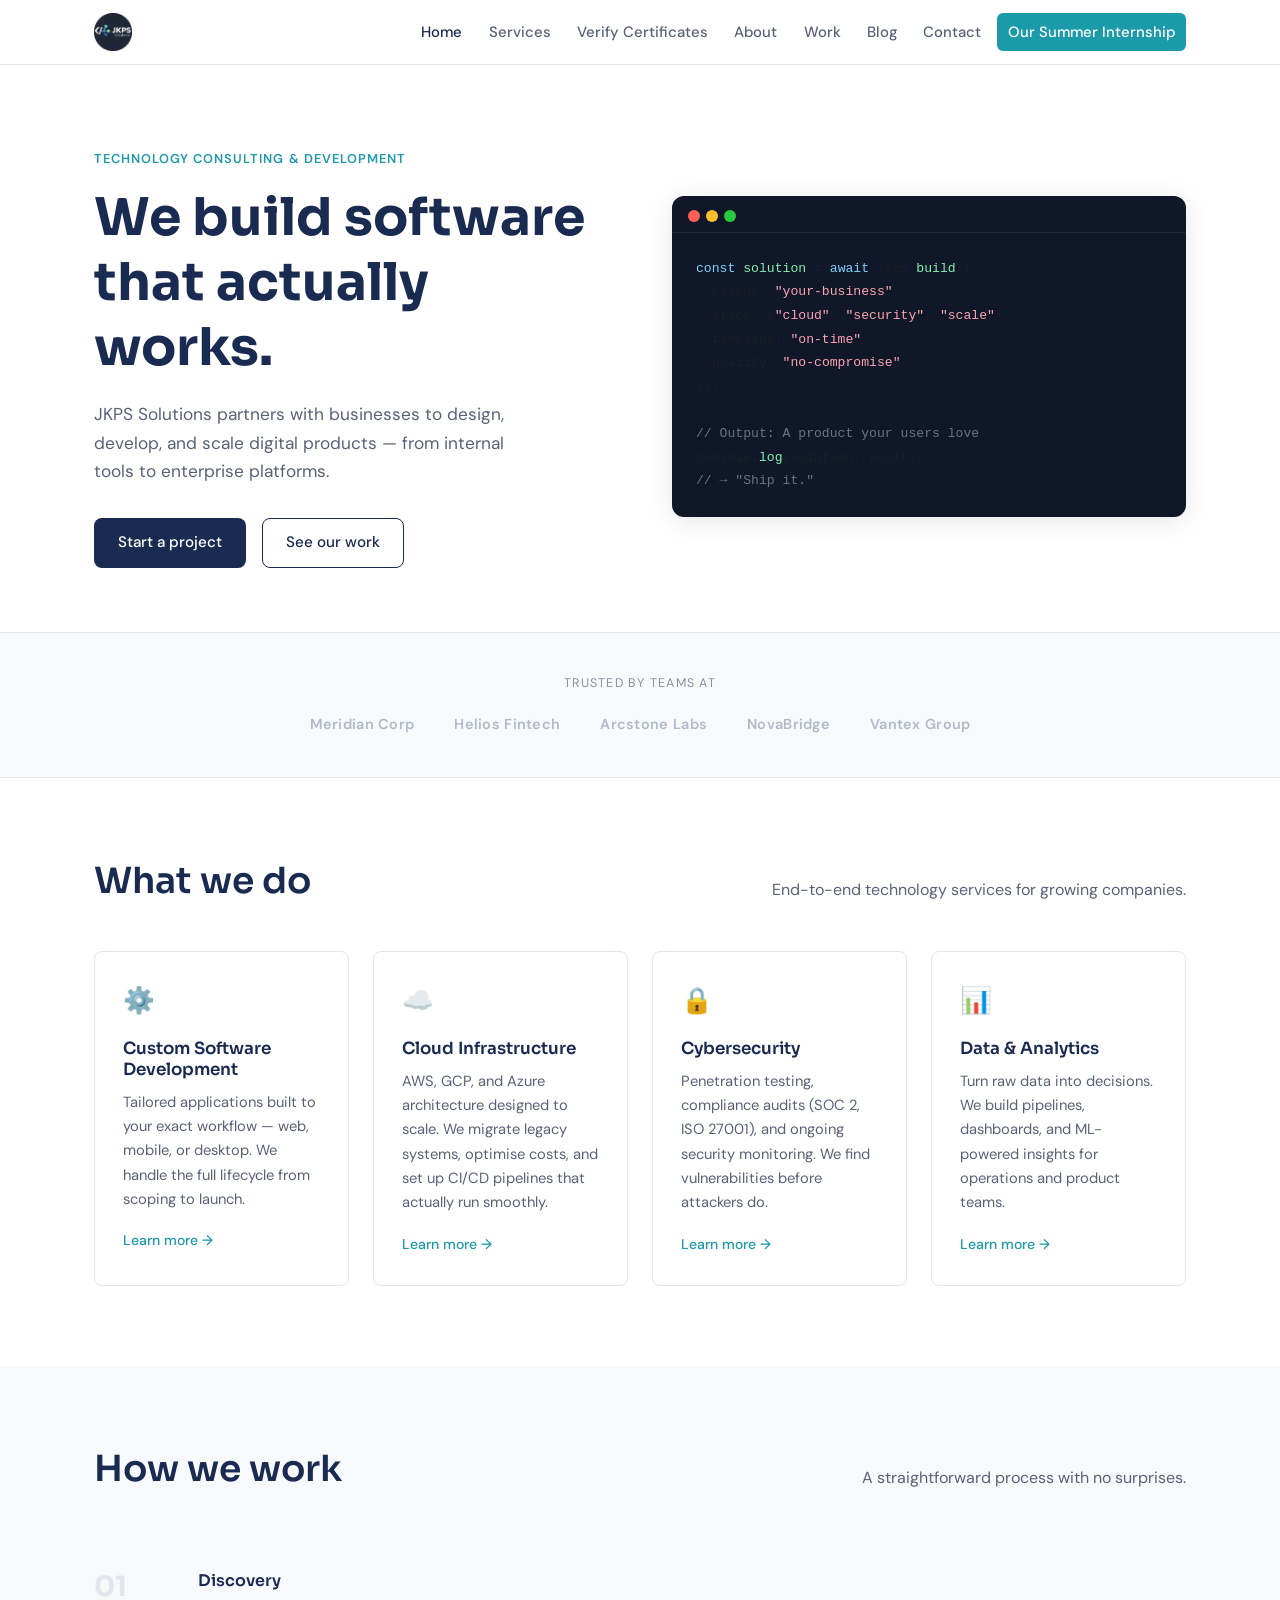
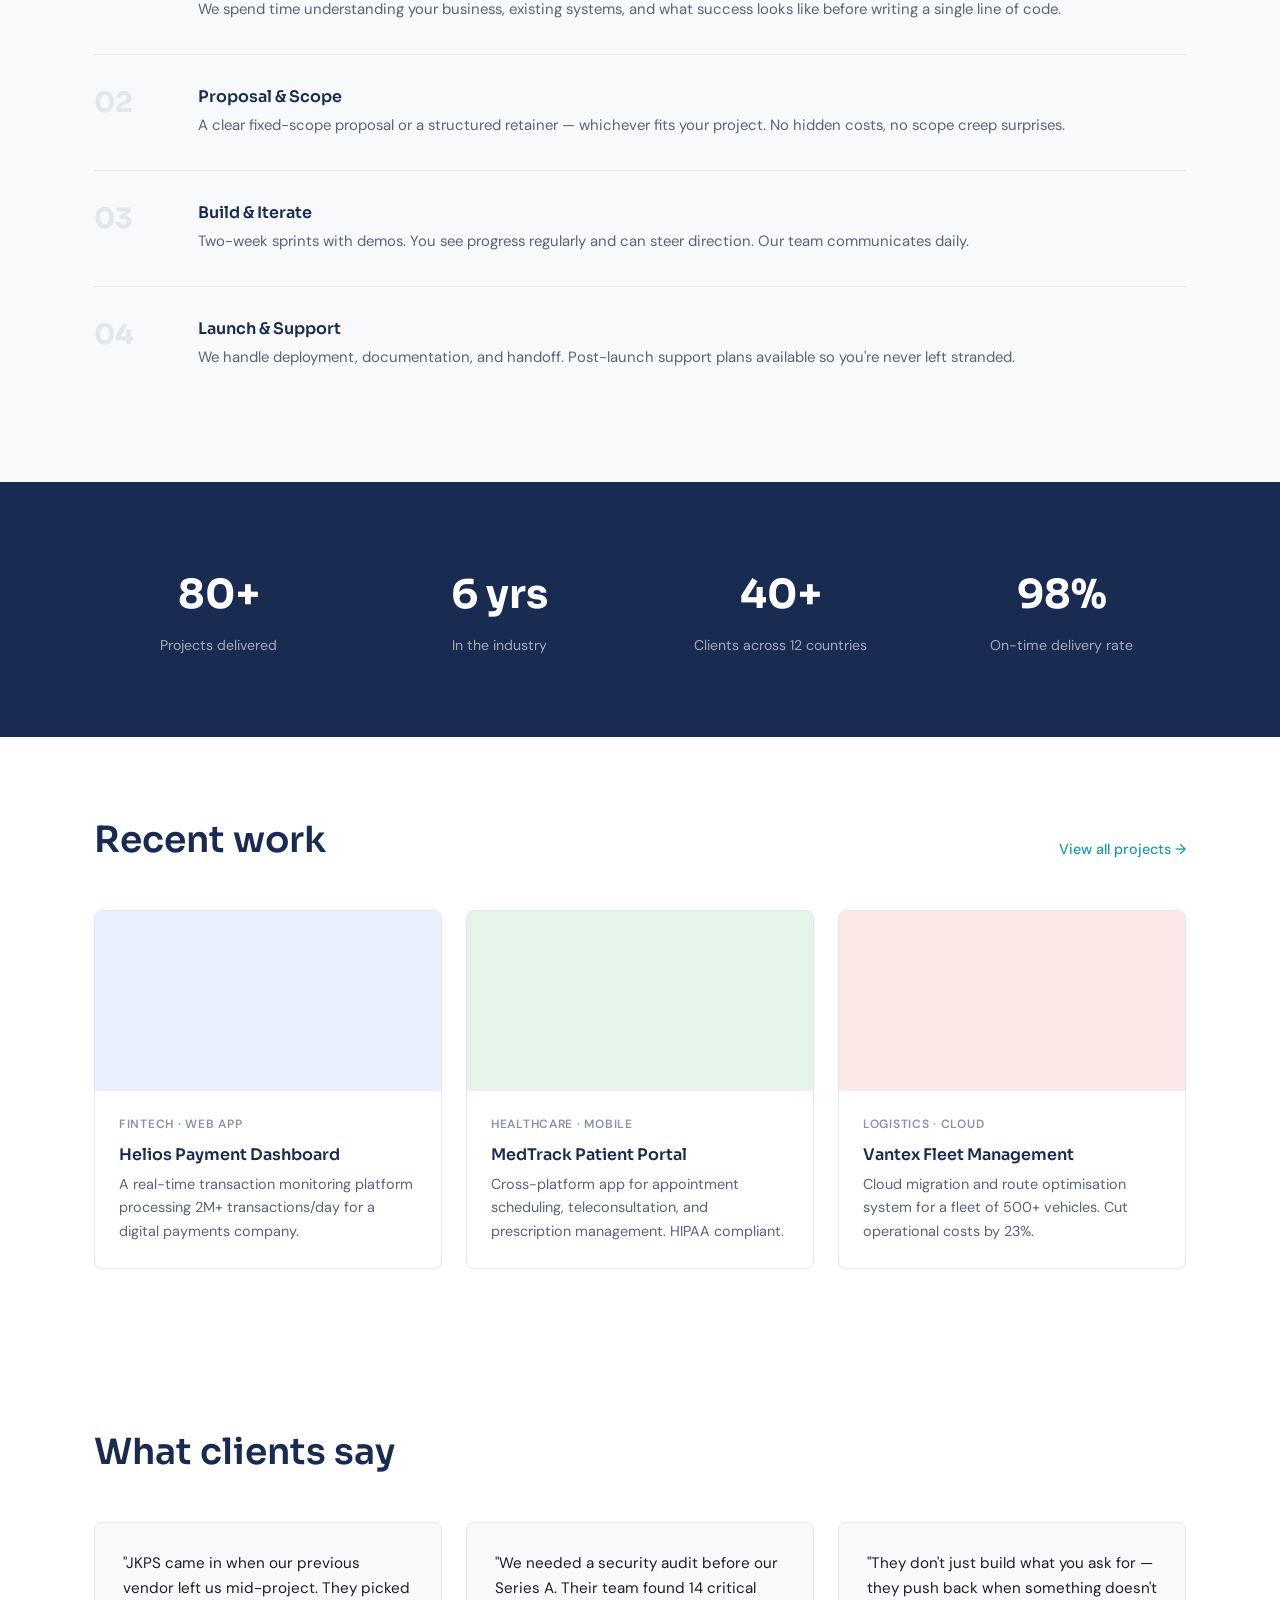
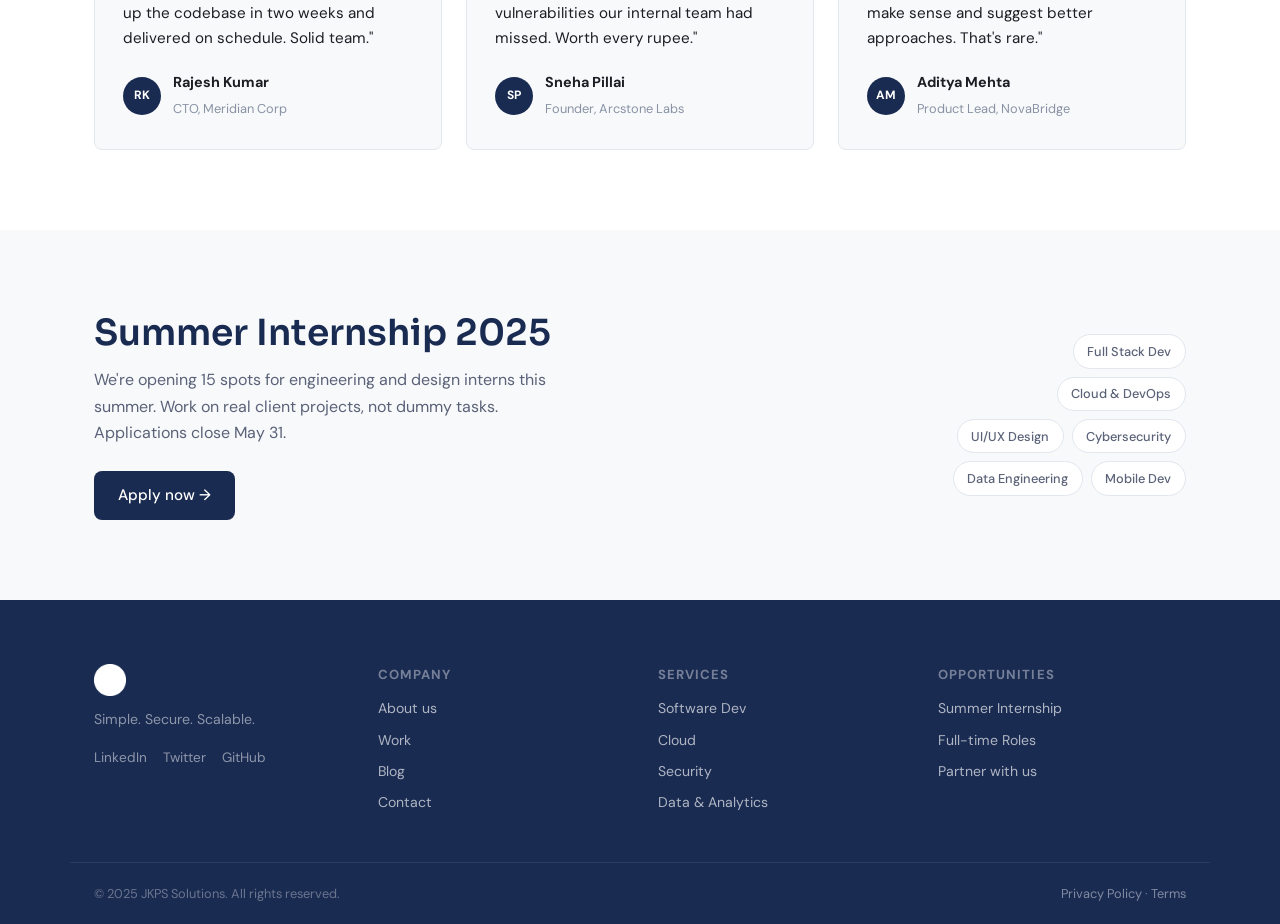
<file: index.html>
<!DOCTYPE html>
<html lang="en">
<head>
  <meta charset="UTF-8" />
  <meta name="viewport" content="width=device-width, initial-scale=1.0"/>
  <title>JKPS Solutions – Simple. Secure. Scalable.</title>
  <meta name="description" content="JKPS Solutions delivers enterprise software, cloud infrastructure, and cybersecurity services for modern businesses."/>
  <link rel="stylesheet" href="css/style.css"/>
  <link rel="preconnect" href="https://fonts.googleapis.com"/>
  <link href="https://fonts.googleapis.com/css2?family=DM+Sans:wght@300;400;500;600&family=Sora:wght@400;600;700&display=swap" rel="stylesheet"/>
</head>
<body>

<!-- NAV -->
<header class="navbar" id="navbar">
  <div class="container nav-inner">
    <a href="index.html" class="logo">
      <img src="assets/logo.png" alt="JKPS Solutions" height="38"/>
    </a>
    <nav class="nav-links" id="navLinks">
      <a href="index.html" class="active">Home</a>
      <a href="services.html">Services</a>
      <a href="verify.html">Verify Certificates</a>
      <a href="about.html">About</a>
      <a href="portfolio.html">Work</a>
      <a href="blog.html">Blog</a>
      <a href="contact.html">Contact</a>
      <a href="https://jkps-solution.onrender.com/" class="btn-internship" target="_blank">Our Summer Internship</a>
    </nav>
    <button class="hamburger" id="hamburger" aria-label="Toggle menu">
      <span></span><span></span><span></span>
    </button>
  </div>
</header>

<!-- HERO -->
<section class="hero">
  <div class="container hero-inner">
    <div class="hero-text">
      <span class="eyebrow">Technology Consulting &amp; Development</span>
      <h1>We build software<br/>that actually works.</h1>
      <p>JKPS Solutions partners with businesses to design, develop, and scale digital products — from internal tools to enterprise platforms.</p>
      <div class="hero-cta">
        <a href="contact.html" class="btn-primary">Start a project</a>
        <a href="portfolio.html" class="btn-ghost">See our work</a>
      </div>
    </div>
    <div class="hero-visual">
      <div class="code-block">
        <div class="cb-bar"><span></span><span></span><span></span></div>
        <pre><code><span class="kw">const</span> <span class="fn">solution</span> = <span class="kw">await</span> jkps.<span class="fn">build</span>({
  client: <span class="str">"your-business"</span>,
  stack: [<span class="str">"cloud"</span>, <span class="str">"security"</span>, <span class="str">"scale"</span>],
  timeline: <span class="str">"on-time"</span>,
  quality: <span class="str">"no-compromise"</span>
});

<span class="cm">// Output: A product your users love</span>
console.<span class="fn">log</span>(solution.result);
<span class="cm">// → "Ship it."</span></code></pre>
      </div>
    </div>
  </div>
</section>

<!-- LOGOS / TRUST -->
<section class="trust-bar">
  <div class="container">
    <p class="trust-label">Trusted by teams at</p>
    <div class="trust-logos">
      <span>Meridian Corp</span>
      <span>Helios Fintech</span>
      <span>Arcstone Labs</span>
      <span>NovaBridge</span>
      <span>Vantex Group</span>
    </div>
  </div>
</section>

<!-- SERVICES OVERVIEW -->
<section class="section services-overview">
  <div class="container">
    <div class="section-header">
      <h2>What we do</h2>
      <p>End-to-end technology services for growing companies.</p>
    </div>
    <div class="services-grid">
      <div class="service-card">
        <div class="svc-icon">⚙️</div>
        <h3>Custom Software Development</h3>
        <p>Tailored applications built to your exact workflow — web, mobile, or desktop. We handle the full lifecycle from scoping to launch.</p>
        <a href="services.html#software">Learn more →</a>
      </div>
      <div class="service-card">
        <div class="svc-icon">☁️</div>
        <h3>Cloud Infrastructure</h3>
        <p>AWS, GCP, and Azure architecture designed to scale. We migrate legacy systems, optimise costs, and set up CI/CD pipelines that actually run smoothly.</p>
        <a href="services.html#cloud">Learn more →</a>
      </div>
      <div class="service-card">
        <div class="svc-icon">🔒</div>
        <h3>Cybersecurity</h3>
        <p>Penetration testing, compliance audits (SOC 2, ISO 27001), and ongoing security monitoring. We find vulnerabilities before attackers do.</p>
        <a href="services.html#security">Learn more →</a>
      </div>
      <div class="service-card">
        <div class="svc-icon">📊</div>
        <h3>Data &amp; Analytics</h3>
        <p>Turn raw data into decisions. We build pipelines, dashboards, and ML-powered insights for operations and product teams.</p>
        <a href="services.html#data">Learn more →</a>
      </div>
    </div>
  </div>
</section>

<!-- HOW WE WORK -->
<section class="section process-section">
  <div class="container">
    <div class="section-header">
      <h2>How we work</h2>
      <p>A straightforward process with no surprises.</p>
    </div>
    <div class="process-steps">
      <div class="step">
        <div class="step-num">01</div>
        <div class="step-body">
          <h4>Discovery</h4>
          <p>We spend time understanding your business, existing systems, and what success looks like before writing a single line of code.</p>
        </div>
      </div>
      <div class="step">
        <div class="step-num">02</div>
        <div class="step-body">
          <h4>Proposal &amp; Scope</h4>
          <p>A clear fixed-scope proposal or a structured retainer — whichever fits your project. No hidden costs, no scope creep surprises.</p>
        </div>
      </div>
      <div class="step">
        <div class="step-num">03</div>
        <div class="step-body">
          <h4>Build &amp; Iterate</h4>
          <p>Two-week sprints with demos. You see progress regularly and can steer direction. Our team communicates daily.</p>
        </div>
      </div>
      <div class="step">
        <div class="step-num">04</div>
        <div class="step-body">
          <h4>Launch &amp; Support</h4>
          <p>We handle deployment, documentation, and handoff. Post-launch support plans available so you're never left stranded.</p>
        </div>
      </div>
    </div>
  </div>
</section>

<!-- STATS -->
<section class="section stats-section">
  <div class="container stats-grid">
    <div class="stat">
      <span class="stat-num">80+</span>
      <span class="stat-label">Projects delivered</span>
    </div>
    <div class="stat">
      <span class="stat-num">6 yrs</span>
      <span class="stat-label">In the industry</span>
    </div>
    <div class="stat">
      <span class="stat-num">40+</span>
      <span class="stat-label">Clients across 12 countries</span>
    </div>
    <div class="stat">
      <span class="stat-num">98%</span>
      <span class="stat-label">On-time delivery rate</span>
    </div>
  </div>
</section>

<!-- FEATURED WORK -->
<section class="section featured-work">
  <div class="container">
    <div class="section-header">
      <h2>Recent work</h2>
      <a href="portfolio.html" class="section-link">View all projects →</a>
    </div>
    <div class="work-grid">
      <div class="work-card">
        <div class="work-img" style="background:#e8f0fe;"></div>
        <div class="work-info">
          <span class="work-tag">Fintech · Web App</span>
          <h4>Helios Payment Dashboard</h4>
          <p>A real-time transaction monitoring platform processing 2M+ transactions/day for a digital payments company.</p>
        </div>
      </div>
      <div class="work-card">
        <div class="work-img" style="background:#e6f4ea;"></div>
        <div class="work-info">
          <span class="work-tag">Healthcare · Mobile</span>
          <h4>MedTrack Patient Portal</h4>
          <p>Cross-platform app for appointment scheduling, teleconsultation, and prescription management. HIPAA compliant.</p>
        </div>
      </div>
      <div class="work-card">
        <div class="work-img" style="background:#fce8e6;"></div>
        <div class="work-info">
          <span class="work-tag">Logistics · Cloud</span>
          <h4>Vantex Fleet Management</h4>
          <p>Cloud migration and route optimisation system for a fleet of 500+ vehicles. Cut operational costs by 23%.</p>
        </div>
      </div>
    </div>
  </div>
</section>

<!-- TESTIMONIALS -->
<section class="section testimonials">
  <div class="container">
    <div class="section-header">
      <h2>What clients say</h2>
    </div>
    <div class="testimonial-grid">
      <div class="testimonial-card">
        <p>"JKPS came in when our previous vendor left us mid-project. They picked up the codebase in two weeks and delivered on schedule. Solid team."</p>
        <div class="testimonial-author">
          <div class="author-avatar">RK</div>
          <div>
            <strong>Rajesh Kumar</strong>
            <span>CTO, Meridian Corp</span>
          </div>
        </div>
      </div>
      <div class="testimonial-card">
        <p>"We needed a security audit before our Series A. Their team found 14 critical vulnerabilities our internal team had missed. Worth every rupee."</p>
        <div class="testimonial-author">
          <div class="author-avatar">SP</div>
          <div>
            <strong>Sneha Pillai</strong>
            <span>Founder, Arcstone Labs</span>
          </div>
        </div>
      </div>
      <div class="testimonial-card">
        <p>"They don't just build what you ask for — they push back when something doesn't make sense and suggest better approaches. That's rare."</p>
        <div class="testimonial-author">
          <div class="author-avatar">AM</div>
          <div>
            <strong>Aditya Mehta</strong>
            <span>Product Lead, NovaBridge</span>
          </div>
        </div>
      </div>
    </div>
  </div>
</section>

<!-- INTERNSHIP CTA -->
<section class="section intern-cta-section">
  <div class="container intern-cta">
    <div class="intern-text">
      <h2>Summer Internship 2025</h2>
      <p>We're opening 15 spots for engineering and design interns this summer. Work on real client projects, not dummy tasks. Applications close May 31.</p>
      <a href="https://jkps-solution.onrender.com/" class="btn-primary" target="_blank">Apply now →</a>
    </div>
    <div class="intern-tags">
      <span>Full Stack Dev</span>
      <span>Cloud & DevOps</span>
      <span>UI/UX Design</span>
      <span>Cybersecurity</span>
      <span>Data Engineering</span>
      <span>Mobile Dev</span>
    </div>
  </div>
</section>

<!-- FOOTER -->
<footer class="footer">
  <div class="container footer-inner">
    <div class="footer-brand">
      <img src="assets/logo.png" alt="JKPS Solutions" height="32"/>
      <p>Simple. Secure. Scalable.</p>
      <div class="social-links">
        <a href="#">LinkedIn</a>
        <a href="#">Twitter</a>
        <a href="#">GitHub</a>
      </div>
    </div>
    <div class="footer-links">
      <div class="footer-col">
        <strong>Company</strong>
        <a href="about.html">About us</a>
        <a href="portfolio.html">Work</a>
        <a href="blog.html">Blog</a>
        <a href="contact.html">Contact</a>
      </div>
      <div class="footer-col">
        <strong>Services</strong>
        <a href="services.html#software">Software Dev</a>
        <a href="services.html#cloud">Cloud</a>
        <a href="services.html#security">Security</a>
        <a href="services.html#data">Data & Analytics</a>
      </div>
      <div class="footer-col">
        <strong>Opportunities</strong>
        <a href="https://jkps-solution.onrender.com/" target="_blank">Summer Internship</a>
        <a href="careers.html">Full-time Roles</a>
        <a href="contact.html">Partner with us</a>
      </div>
    </div>
  </div>
  <div class="container footer-bottom">
    <span>© 2025 JKPS Solutions. All rights reserved.</span>
    <span><a href="privacy.html">Privacy Policy</a> · <a href="terms.html">Terms</a></span>
  </div>
</footer>

<script src="js/main.js"></script>
</body>
</html>
</file>
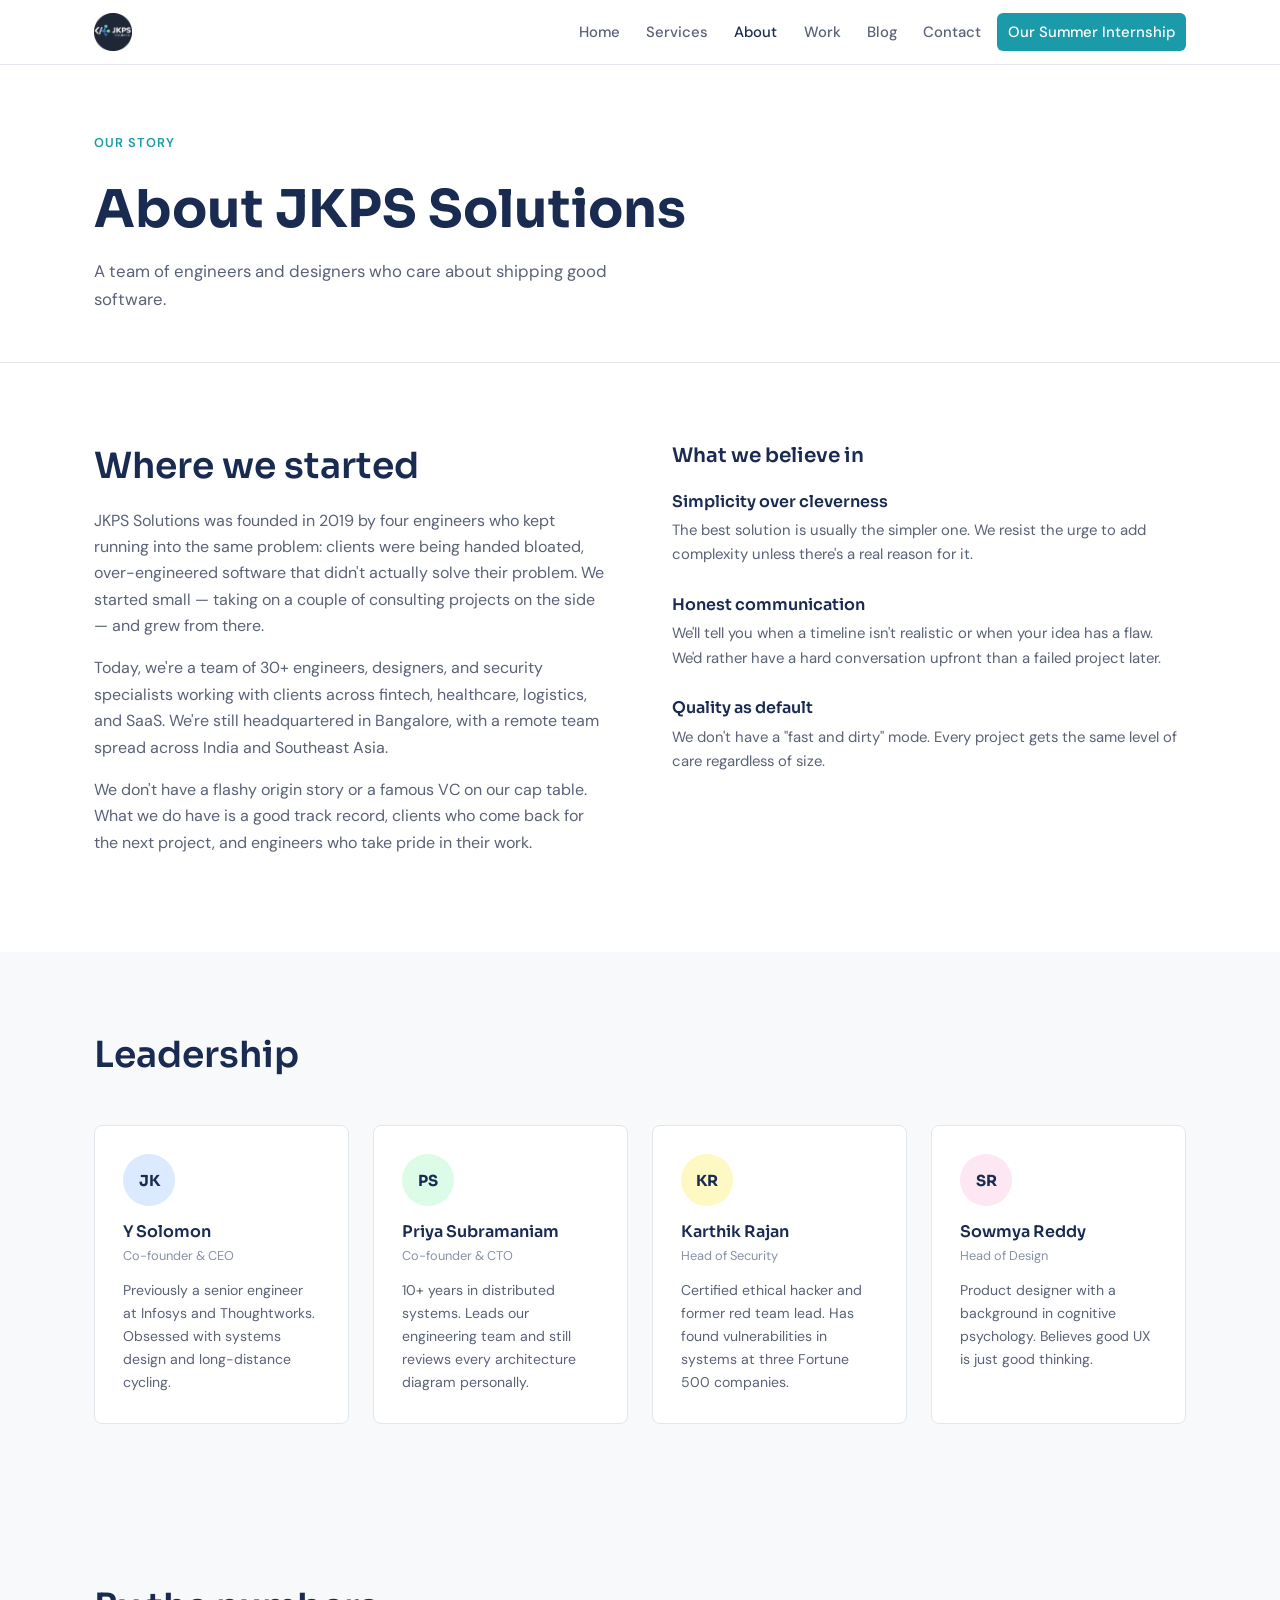
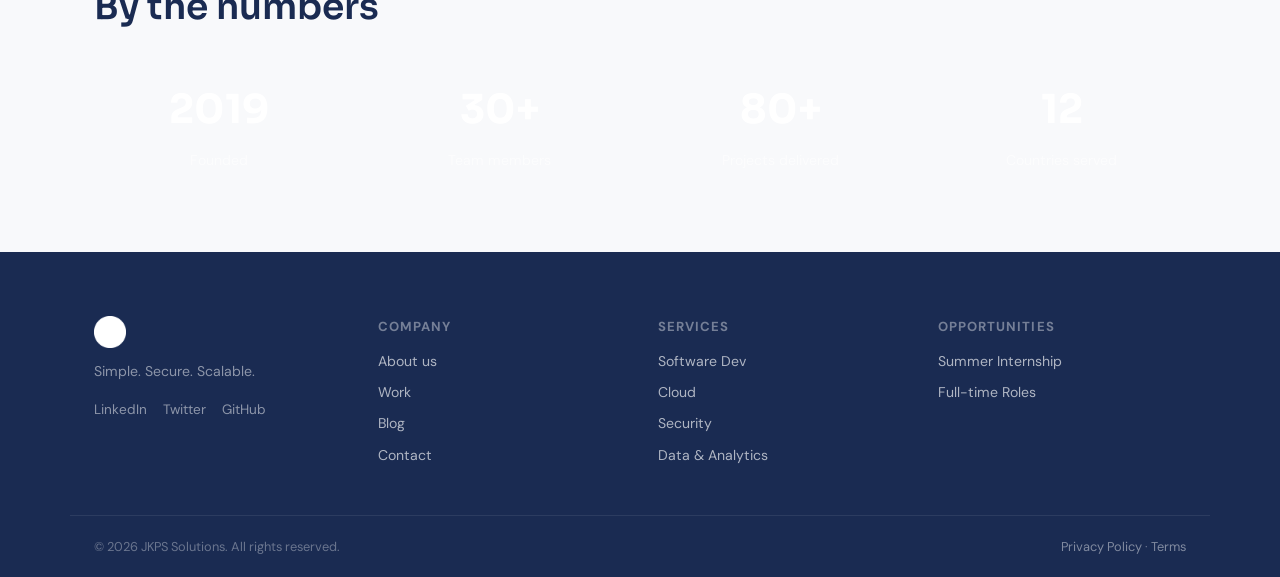
<file: about.html>
<!DOCTYPE html>
<html lang="en">
<head>
  <meta charset="UTF-8"/>
  <meta name="viewport" content="width=device-width, initial-scale=1.0"/>
  <title>About – JKPS Solutions</title>
  <link rel="stylesheet" href="css/style.css"/>
  <link rel="preconnect" href="https://fonts.googleapis.com"/>
  <link href="https://fonts.googleapis.com/css2?family=DM+Sans:wght@300;400;500;600&family=Sora:wght@400;600;700&display=swap" rel="stylesheet"/>
</head>
<body>

<header class="navbar" id="navbar">
  <div class="container nav-inner">
    <a href="index.html" class="logo">
      <img src="assets/logo.png" alt="JKPS Solutions" height="38"/>
    </a>
    <nav class="nav-links" id="navLinks">
      <a href="index.html">Home</a>
      <a href="services.html">Services</a>
      <a href="about.html" class="active">About</a>
      <a href="portfolio.html">Work</a>
      <a href="blog.html">Blog</a>
      <a href="contact.html">Contact</a>
      <a href="https://jkps-solution.onrender.com/" class="btn-internship" target="_blank">Our Summer Internship</a>
    </nav>
    <button class="hamburger" id="hamburger" aria-label="Toggle menu">
      <span></span><span></span><span></span>
    </button>
  </div>
</header>

<section class="page-hero">
  <div class="container">
    <span class="eyebrow">Our story</span>
    <h1>About JKPS Solutions</h1>
    <p>A team of engineers and designers who care about shipping good software.</p>
  </div>
</section>

<section class="section">
  <div class="container about-story">
    <div class="about-text">
      <h2>Where we started</h2>
      <p>JKPS Solutions was founded in 2019 by four engineers who kept running into the same problem: clients were being handed bloated, over-engineered software that didn't actually solve their problem. We started small — taking on a couple of consulting projects on the side — and grew from there.</p>
      <p>Today, we're a team of 30+ engineers, designers, and security specialists working with clients across fintech, healthcare, logistics, and SaaS. We're still headquartered in Bangalore, with a remote team spread across India and Southeast Asia.</p>
      <p>We don't have a flashy origin story or a famous VC on our cap table. What we do have is a good track record, clients who come back for the next project, and engineers who take pride in their work.</p>
    </div>
    <div class="about-values">
      <h3>What we believe in</h3>
      <div class="value-item">
        <h4>Simplicity over cleverness</h4>
        <p>The best solution is usually the simpler one. We resist the urge to add complexity unless there's a real reason for it.</p>
      </div>
      <div class="value-item">
        <h4>Honest communication</h4>
        <p>We'll tell you when a timeline isn't realistic or when your idea has a flaw. We'd rather have a hard conversation upfront than a failed project later.</p>
      </div>
      <div class="value-item">
        <h4>Quality as default</h4>
        <p>We don't have a "fast and dirty" mode. Every project gets the same level of care regardless of size.</p>
      </div>
    </div>
  </div>
</section>

<section class="section team-section">
  <div class="container">
    <div class="section-header">
      <h2>Leadership</h2>
    </div>
    <div class="team-grid">
      <div class="team-card">
        <div class="team-avatar" style="background:#dbeafe;">JK</div>
        <h4>Y Solomon</h4>
        <span>Co-founder &amp; CEO</span>
        <p>Previously a senior engineer at Infosys and Thoughtworks. Obsessed with systems design and long-distance cycling.</p>
      </div>
      <div class="team-card">
        <div class="team-avatar" style="background:#dcfce7;">PS</div>
        <h4>Priya Subramaniam</h4>
        <span>Co-founder &amp; CTO</span>
        <p>10+ years in distributed systems. Leads our engineering team and still reviews every architecture diagram personally.</p>
      </div>
      <div class="team-card">
        <div class="team-avatar" style="background:#fef9c3;">KR</div>
        <h4>Karthik Rajan</h4>
        <span>Head of Security</span>
        <p>Certified ethical hacker and former red team lead. Has found vulnerabilities in systems at three Fortune 500 companies.</p>
      </div>
      <div class="team-card">
        <div class="team-avatar" style="background:#fce7f3;">SR</div>
        <h4>Sowmya Reddy</h4>
        <span>Head of Design</span>
        <p>Product designer with a background in cognitive psychology. Believes good UX is just good thinking.</p>
      </div>
    </div>
  </div>
</section>

<section class="section" style="background:#f8f9fb;">
  <div class="container">
    <div class="section-header">
      <h2>By the numbers</h2>
    </div>
    <div class="stats-grid">
      <div class="stat"><span class="stat-num">2019</span><span class="stat-label">Founded</span></div>
      <div class="stat"><span class="stat-num">30+</span><span class="stat-label">Team members</span></div>
      <div class="stat"><span class="stat-num">80+</span><span class="stat-label">Projects delivered</span></div>
      <div class="stat"><span class="stat-num">12</span><span class="stat-label">Countries served</span></div>
    </div>
  </div>
</section>

<footer class="footer">
  <div class="container footer-inner">
    <div class="footer-brand">
      <img src="assets/logo.png" alt="JKPS Solutions" height="32"/>
      <p>Simple. Secure. Scalable.</p>
      <div class="social-links">
        <a href="#">LinkedIn</a><a href="#">Twitter</a><a href="#">GitHub</a>
      </div>
    </div>
    <div class="footer-links">
      <div class="footer-col">
        <strong>Company</strong>
        <a href="about.html">About us</a>
        <a href="portfolio.html">Work</a>
        <a href="blog.html">Blog</a>
        <a href="contact.html">Contact</a>
      </div>
      <div class="footer-col">
        <strong>Services</strong>
        <a href="services.html#software">Software Dev</a>
        <a href="services.html#cloud">Cloud</a>
        <a href="services.html#security">Security</a>
        <a href="services.html#data">Data & Analytics</a>
      </div>
      <div class="footer-col">
        <strong>Opportunities</strong>
        <a href="https://jkps-solution.onrender.com/" target="_blank">Summer Internship</a>
        <a href="careers.html">Full-time Roles</a>
      </div>
    </div>
  </div>
  <div class="container footer-bottom">
    <span>© 2026 JKPS Solutions. All rights reserved.</span>
    <span><a href="privacy.html">Privacy Policy</a> · <a href="terms.html">Terms</a></span>
  </div>
</footer>

<script src="js/main.js"></script>
</body>
</html>
</file>
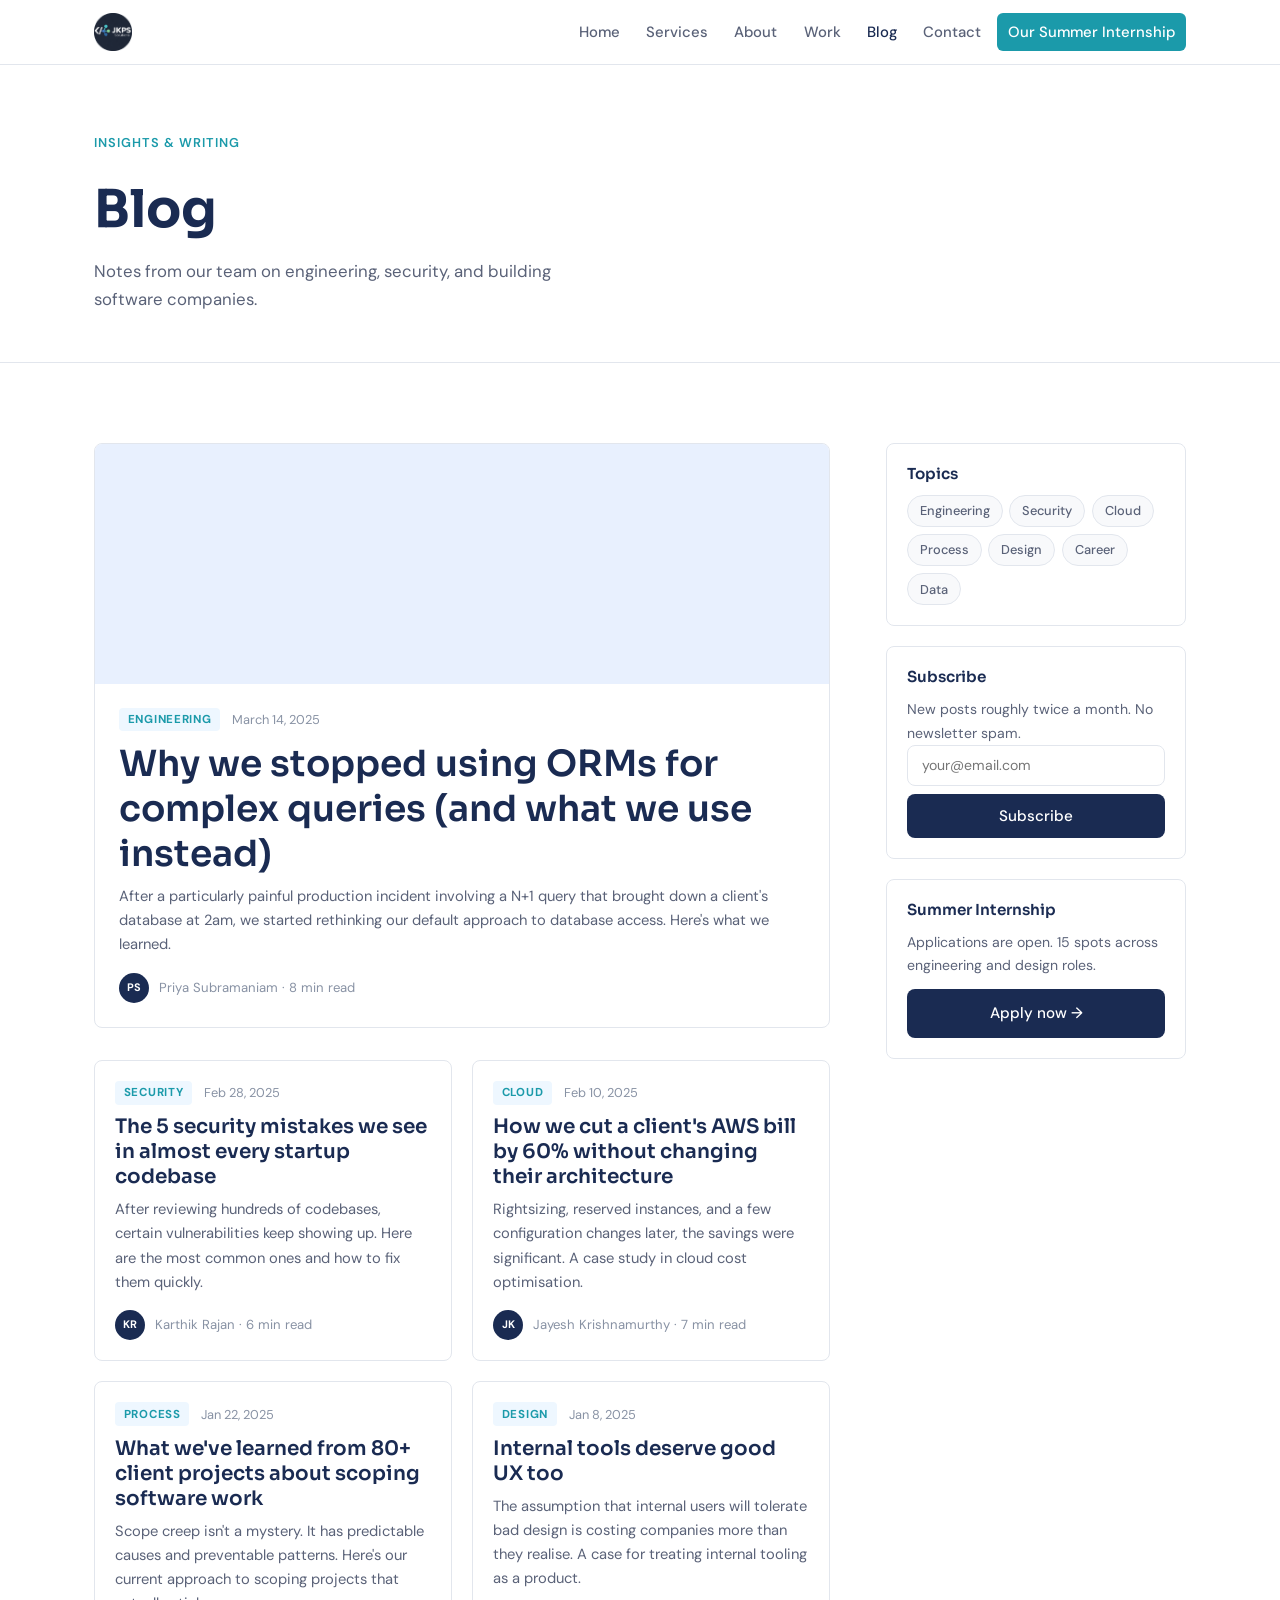
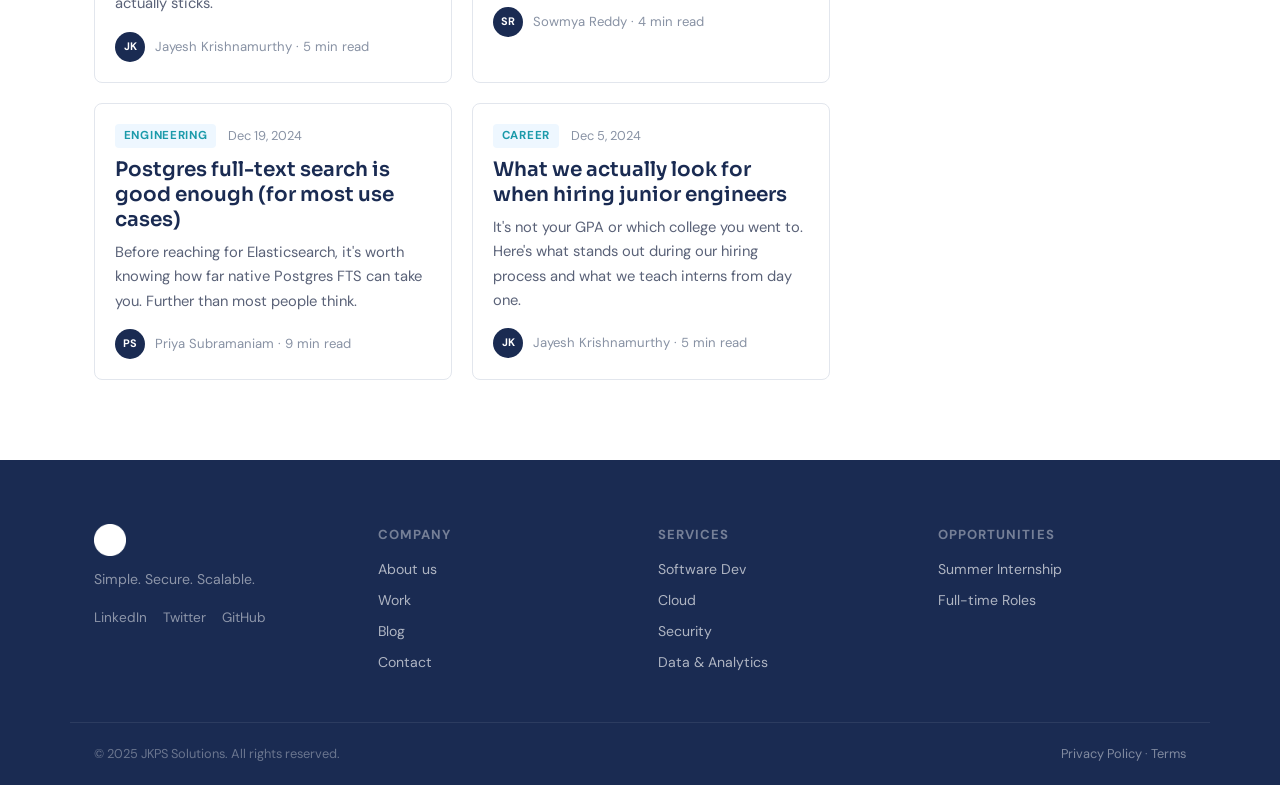
<file: blog.html>
<!DOCTYPE html>
<html lang="en">
<head>
  <meta charset="UTF-8"/>
  <meta name="viewport" content="width=device-width, initial-scale=1.0"/>
  <title>Blog – JKPS Solutions</title>
  <link rel="stylesheet" href="css/style.css"/>
  <link rel="preconnect" href="https://fonts.googleapis.com"/>
  <link href="https://fonts.googleapis.com/css2?family=DM+Sans:wght@300;400;500;600&family=Sora:wght@400;600;700&display=swap" rel="stylesheet"/>
</head>
<body>

<header class="navbar" id="navbar">
  <div class="container nav-inner">
    <a href="index.html" class="logo">
      <img src="assets/logo.png" alt="JKPS Solutions" height="38"/>
    </a>
    <nav class="nav-links" id="navLinks">
      <a href="index.html">Home</a>
      <a href="services.html">Services</a>
      <a href="about.html">About</a>
      <a href="portfolio.html">Work</a>
      <a href="blog.html" class="active">Blog</a>
      <a href="contact.html">Contact</a>
      <a href="https://jkps-solution.onrender.com/" class="btn-internship" target="_blank">Our Summer Internship</a>
    </nav>
    <button class="hamburger" id="hamburger" aria-label="Toggle menu">
      <span></span><span></span><span></span>
    </button>
  </div>
</header>

<section class="page-hero">
  <div class="container">
    <span class="eyebrow">Insights &amp; writing</span>
    <h1>Blog</h1>
    <p>Notes from our team on engineering, security, and building software companies.</p>
  </div>
</section>

<section class="section">
  <div class="container blog-layout">
    <div class="blog-main">

      <article class="blog-card blog-card-featured">
        <div class="blog-img" style="background:#e8f0fe; height:240px;"></div>
        <div class="blog-card-body">
          <div class="blog-meta">
            <span class="blog-tag">Engineering</span>
            <span class="blog-date">March 14, 2025</span>
          </div>
          <h2><a href="#">Why we stopped using ORMs for complex queries (and what we use instead)</a></h2>
          <p>After a particularly painful production incident involving a N+1 query that brought down a client's database at 2am, we started rethinking our default approach to database access. Here's what we learned.</p>
          <div class="blog-author">
            <div class="author-avatar small">PS</div>
            <span>Priya Subramaniam · 8 min read</span>
          </div>
        </div>
      </article>

      <div class="blog-grid">
        <article class="blog-card">
          <div class="blog-card-body">
            <div class="blog-meta">
              <span class="blog-tag">Security</span>
              <span class="blog-date">Feb 28, 2025</span>
            </div>
            <h3><a href="#">The 5 security mistakes we see in almost every startup codebase</a></h3>
            <p>After reviewing hundreds of codebases, certain vulnerabilities keep showing up. Here are the most common ones and how to fix them quickly.</p>
            <div class="blog-author">
              <div class="author-avatar small">KR</div>
              <span>Karthik Rajan · 6 min read</span>
            </div>
          </div>
        </article>

        <article class="blog-card">
          <div class="blog-card-body">
            <div class="blog-meta">
              <span class="blog-tag">Cloud</span>
              <span class="blog-date">Feb 10, 2025</span>
            </div>
            <h3><a href="#">How we cut a client's AWS bill by 60% without changing their architecture</a></h3>
            <p>Rightsizing, reserved instances, and a few configuration changes later, the savings were significant. A case study in cloud cost optimisation.</p>
            <div class="blog-author">
              <div class="author-avatar small">JK</div>
              <span>Jayesh Krishnamurthy · 7 min read</span>
            </div>
          </div>
        </article>

        <article class="blog-card">
          <div class="blog-card-body">
            <div class="blog-meta">
              <span class="blog-tag">Process</span>
              <span class="blog-date">Jan 22, 2025</span>
            </div>
            <h3><a href="#">What we've learned from 80+ client projects about scoping software work</a></h3>
            <p>Scope creep isn't a mystery. It has predictable causes and preventable patterns. Here's our current approach to scoping projects that actually sticks.</p>
            <div class="blog-author">
              <div class="author-avatar small">JK</div>
              <span>Jayesh Krishnamurthy · 5 min read</span>
            </div>
          </div>
        </article>

        <article class="blog-card">
          <div class="blog-card-body">
            <div class="blog-meta">
              <span class="blog-tag">Design</span>
              <span class="blog-date">Jan 8, 2025</span>
            </div>
            <h3><a href="#">Internal tools deserve good UX too</a></h3>
            <p>The assumption that internal users will tolerate bad design is costing companies more than they realise. A case for treating internal tooling as a product.</p>
            <div class="blog-author">
              <div class="author-avatar small">SR</div>
              <span>Sowmya Reddy · 4 min read</span>
            </div>
          </div>
        </article>

        <article class="blog-card">
          <div class="blog-card-body">
            <div class="blog-meta">
              <span class="blog-tag">Engineering</span>
              <span class="blog-date">Dec 19, 2024</span>
            </div>
            <h3><a href="#">Postgres full-text search is good enough (for most use cases)</a></h3>
            <p>Before reaching for Elasticsearch, it's worth knowing how far native Postgres FTS can take you. Further than most people think.</p>
            <div class="blog-author">
              <div class="author-avatar small">PS</div>
              <span>Priya Subramaniam · 9 min read</span>
            </div>
          </div>
        </article>

        <article class="blog-card">
          <div class="blog-card-body">
            <div class="blog-meta">
              <span class="blog-tag">Career</span>
              <span class="blog-date">Dec 5, 2024</span>
            </div>
            <h3><a href="#">What we actually look for when hiring junior engineers</a></h3>
            <p>It's not your GPA or which college you went to. Here's what stands out during our hiring process and what we teach interns from day one.</p>
            <div class="blog-author">
              <div class="author-avatar small">JK</div>
              <span>Jayesh Krishnamurthy · 5 min read</span>
            </div>
          </div>
        </article>
      </div>
    </div>

    <aside class="blog-sidebar">
      <div class="sidebar-widget">
        <h4>Topics</h4>
        <div class="topic-tags">
          <a href="#">Engineering</a>
          <a href="#">Security</a>
          <a href="#">Cloud</a>
          <a href="#">Process</a>
          <a href="#">Design</a>
          <a href="#">Career</a>
          <a href="#">Data</a>
        </div>
      </div>
      <div class="sidebar-widget">
        <h4>Subscribe</h4>
        <p>New posts roughly twice a month. No newsletter spam.</p>
        <div class="sidebar-form">
          <input type="email" placeholder="your@email.com"/>
          <button class="btn-primary" style="width:100%; margin-top:.5rem;">Subscribe</button>
        </div>
      </div>
      <div class="sidebar-widget">
        <h4>Summer Internship</h4>
        <p>Applications are open. 15 spots across engineering and design roles.</p>
        <a href="https://jkps-solution.onrender.com/" class="btn-primary" style="display:block; text-align:center; margin-top:.75rem;" target="_blank">Apply now →</a>
      </div>
    </aside>
  </div>
</section>

<footer class="footer">
  <div class="container footer-inner">
    <div class="footer-brand">
      <img src="assets/logo.png" alt="JKPS Solutions" height="32"/>
      <p>Simple. Secure. Scalable.</p>
      <div class="social-links">
        <a href="#">LinkedIn</a><a href="#">Twitter</a><a href="#">GitHub</a>
      </div>
    </div>
    <div class="footer-links">
      <div class="footer-col">
        <strong>Company</strong>
        <a href="about.html">About us</a>
        <a href="portfolio.html">Work</a>
        <a href="blog.html">Blog</a>
        <a href="contact.html">Contact</a>
      </div>
      <div class="footer-col">
        <strong>Services</strong>
        <a href="services.html#software">Software Dev</a>
        <a href="services.html#cloud">Cloud</a>
        <a href="services.html#security">Security</a>
        <a href="services.html#data">Data & Analytics</a>
      </div>
      <div class="footer-col">
        <strong>Opportunities</strong>
        <a href="https://jkps-solution.onrender.com/" target="_blank">Summer Internship</a>
        <a href="careers.html">Full-time Roles</a>
      </div>
    </div>
  </div>
  <div class="container footer-bottom">
    <span>© 2025 JKPS Solutions. All rights reserved.</span>
    <span><a href="privacy.html">Privacy Policy</a> · <a href="terms.html">Terms</a></span>
  </div>
</footer>

<script src="js/main.js"></script>
</body>
</html>
</file>
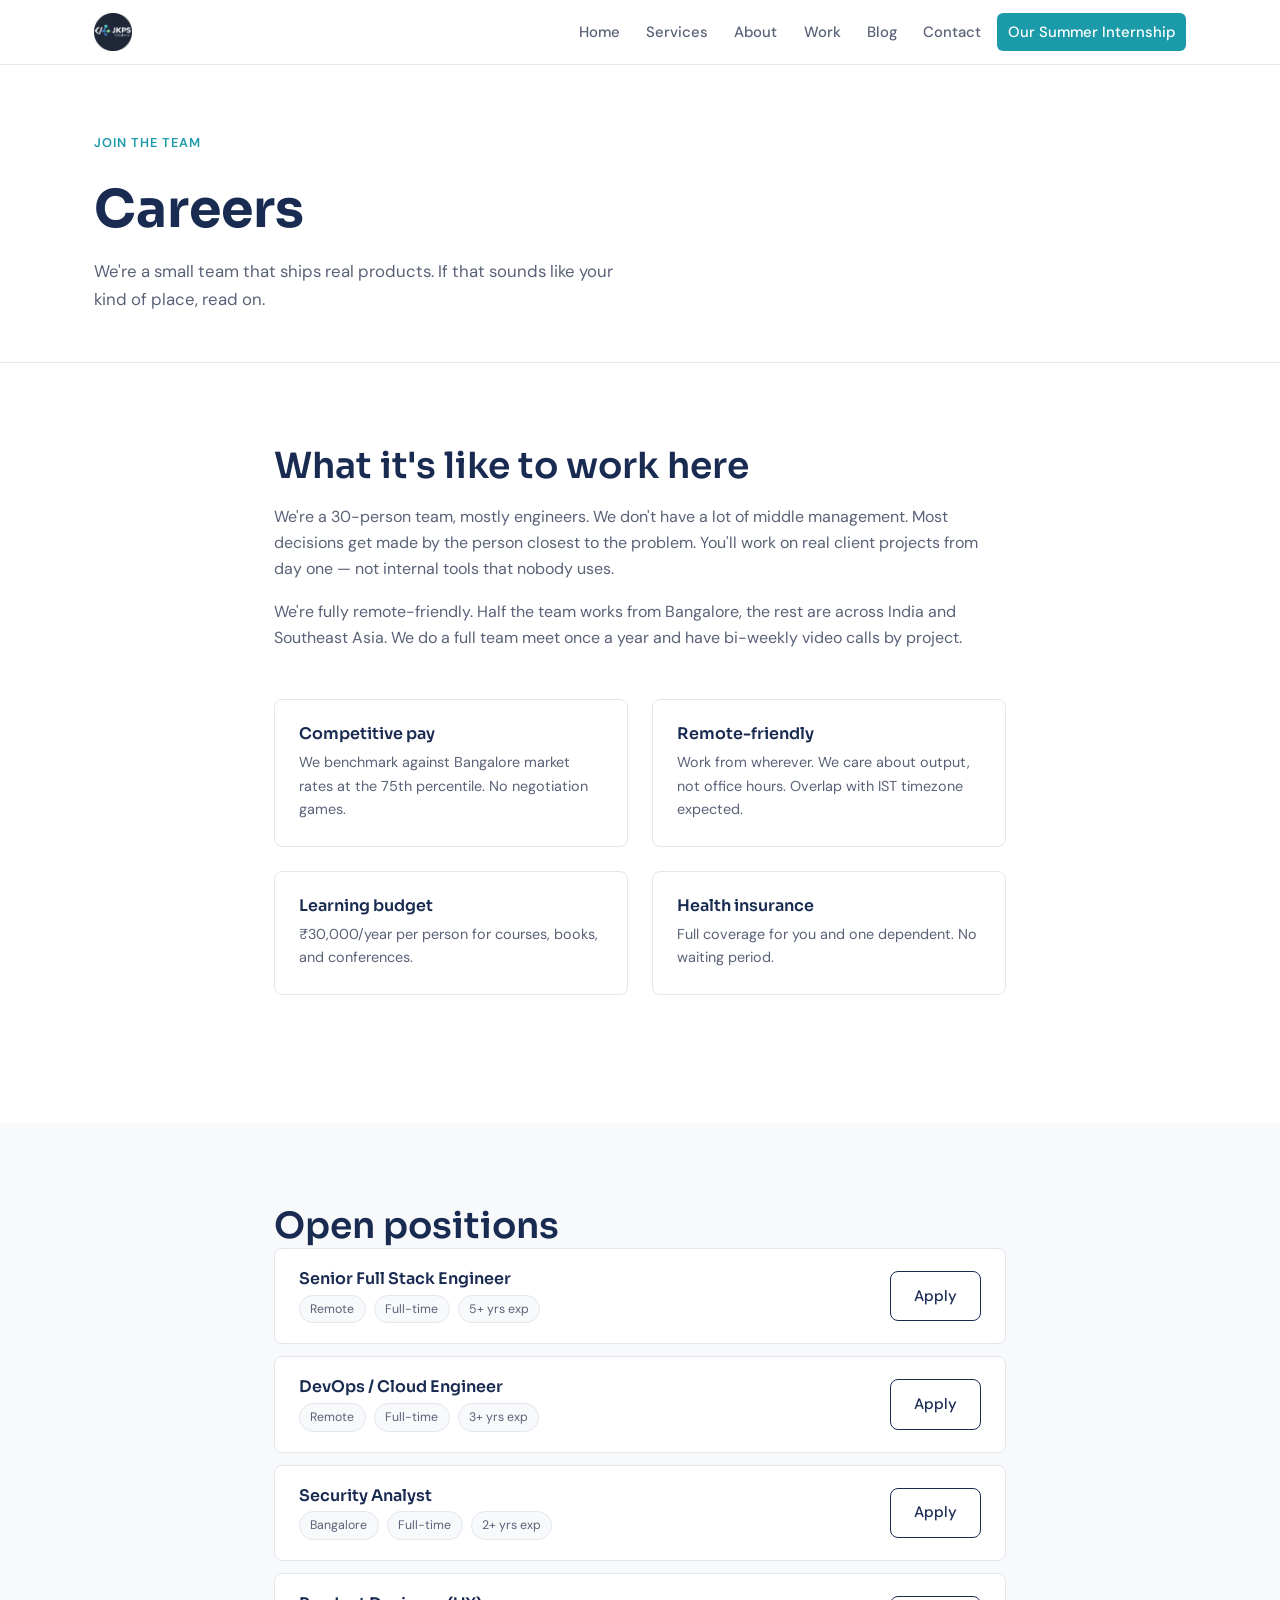
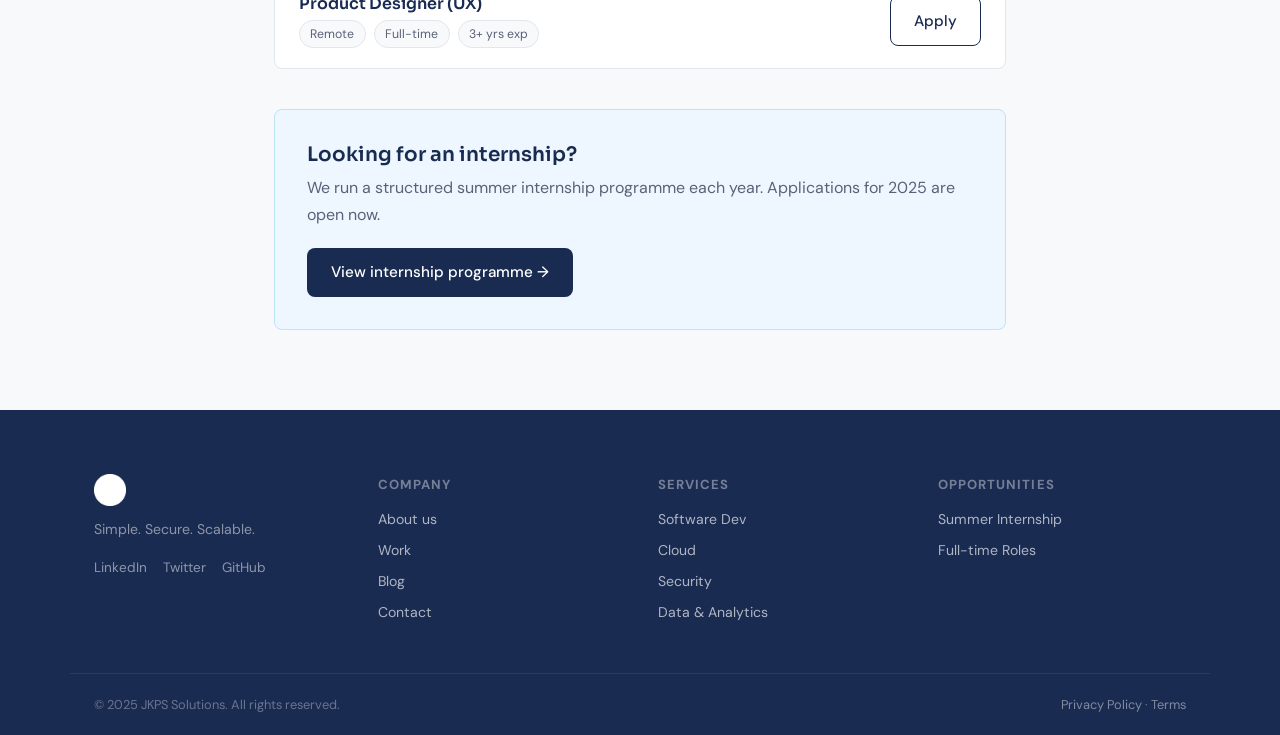
<file: careers.html>
<!DOCTYPE html>
<html lang="en">
<head>
  <meta charset="UTF-8"/>
  <meta name="viewport" content="width=device-width, initial-scale=1.0"/>
  <title>Careers – JKPS Solutions</title>
  <link rel="stylesheet" href="css/style.css"/>
  <link rel="preconnect" href="https://fonts.googleapis.com"/>
  <link href="https://fonts.googleapis.com/css2?family=DM+Sans:wght@300;400;500;600&family=Sora:wght@400;600;700&display=swap" rel="stylesheet"/>
</head>
<body>

<header class="navbar" id="navbar">
  <div class="container nav-inner">
    <a href="index.html" class="logo">
      <img src="assets/logo.png" alt="JKPS Solutions" height="38"/>
    </a>
    <nav class="nav-links" id="navLinks">
      <a href="index.html">Home</a>
      <a href="services.html">Services</a>
      <a href="about.html">About</a>
      <a href="portfolio.html">Work</a>
      <a href="blog.html">Blog</a>
      <a href="contact.html">Contact</a>
      <a href="https://jkps-solution.onrender.com/" class="btn-internship" target="_blank">Our Summer Internship</a>
    </nav>
    <button class="hamburger" id="hamburger" aria-label="Toggle menu">
      <span></span><span></span><span></span>
    </button>
  </div>
</header>

<section class="page-hero">
  <div class="container">
    <span class="eyebrow">Join the team</span>
    <h1>Careers</h1>
    <p>We're a small team that ships real products. If that sounds like your kind of place, read on.</p>
  </div>
</section>

<section class="section">
  <div class="container" style="max-width:780px;">
    <div class="careers-intro">
      <h2>What it's like to work here</h2>
      <p>We're a 30-person team, mostly engineers. We don't have a lot of middle management. Most decisions get made by the person closest to the problem. You'll work on real client projects from day one — not internal tools that nobody uses.</p>
      <p>We're fully remote-friendly. Half the team works from Bangalore, the rest are across India and Southeast Asia. We do a full team meet once a year and have bi-weekly video calls by project.</p>
    </div>

    <div class="benefits-grid">
      <div class="benefit">
        <h4>Competitive pay</h4>
        <p>We benchmark against Bangalore market rates at the 75th percentile. No negotiation games.</p>
      </div>
      <div class="benefit">
        <h4>Remote-friendly</h4>
        <p>Work from wherever. We care about output, not office hours. Overlap with IST timezone expected.</p>
      </div>
      <div class="benefit">
        <h4>Learning budget</h4>
        <p>₹30,000/year per person for courses, books, and conferences.</p>
      </div>
      <div class="benefit">
        <h4>Health insurance</h4>
        <p>Full coverage for you and one dependent. No waiting period.</p>
      </div>
    </div>
  </div>
</section>

<section class="section" style="background:#f8f9fb;">
  <div class="container" style="max-width:780px;">
    <h2>Open positions</h2>
    <div class="job-listings">
      <div class="job-card">
        <div class="job-info">
          <h4>Senior Full Stack Engineer</h4>
          <div class="job-tags">
            <span>Remote</span>
            <span>Full-time</span>
            <span>5+ yrs exp</span>
          </div>
        </div>
        <a href="contact.html" class="btn-ghost">Apply</a>
      </div>
      <div class="job-card">
        <div class="job-info">
          <h4>DevOps / Cloud Engineer</h4>
          <div class="job-tags">
            <span>Remote</span>
            <span>Full-time</span>
            <span>3+ yrs exp</span>
          </div>
        </div>
        <a href="contact.html" class="btn-ghost">Apply</a>
      </div>
      <div class="job-card">
        <div class="job-info">
          <h4>Security Analyst</h4>
          <div class="job-tags">
            <span>Bangalore</span>
            <span>Full-time</span>
            <span>2+ yrs exp</span>
          </div>
        </div>
        <a href="contact.html" class="btn-ghost">Apply</a>
      </div>
      <div class="job-card">
        <div class="job-info">
          <h4>Product Designer (UX)</h4>
          <div class="job-tags">
            <span>Remote</span>
            <span>Full-time</span>
            <span>3+ yrs exp</span>
          </div>
        </div>
        <a href="contact.html" class="btn-ghost">Apply</a>
      </div>
    </div>

    <div class="intern-cta-card">
      <h3>Looking for an internship?</h3>
      <p>We run a structured summer internship programme each year. Applications for 2025 are open now.</p>
      <a href="https://jkps-solution.onrender.com/" class="btn-primary" target="_blank">View internship programme →</a>
    </div>
  </div>
</section>

<footer class="footer">
  <div class="container footer-inner">
    <div class="footer-brand">
      <img src="assets/logo.png" alt="JKPS Solutions" height="32"/>
      <p>Simple. Secure. Scalable.</p>
      <div class="social-links">
        <a href="#">LinkedIn</a><a href="#">Twitter</a><a href="#">GitHub</a>
      </div>
    </div>
    <div class="footer-links">
      <div class="footer-col">
        <strong>Company</strong>
        <a href="about.html">About us</a>
        <a href="portfolio.html">Work</a>
        <a href="blog.html">Blog</a>
        <a href="contact.html">Contact</a>
      </div>
      <div class="footer-col">
        <strong>Services</strong>
        <a href="services.html#software">Software Dev</a>
        <a href="services.html#cloud">Cloud</a>
        <a href="services.html#security">Security</a>
        <a href="services.html#data">Data & Analytics</a>
      </div>
      <div class="footer-col">
        <strong>Opportunities</strong>
        <a href="https://jkps-solution.onrender.com/" target="_blank">Summer Internship</a>
        <a href="careers.html">Full-time Roles</a>
      </div>
    </div>
  </div>
  <div class="container footer-bottom">
    <span>© 2025 JKPS Solutions. All rights reserved.</span>
    <span><a href="privacy.html">Privacy Policy</a> · <a href="terms.html">Terms</a></span>
  </div>
</footer>

<script src="js/main.js"></script>
</body>
</html>
</file>
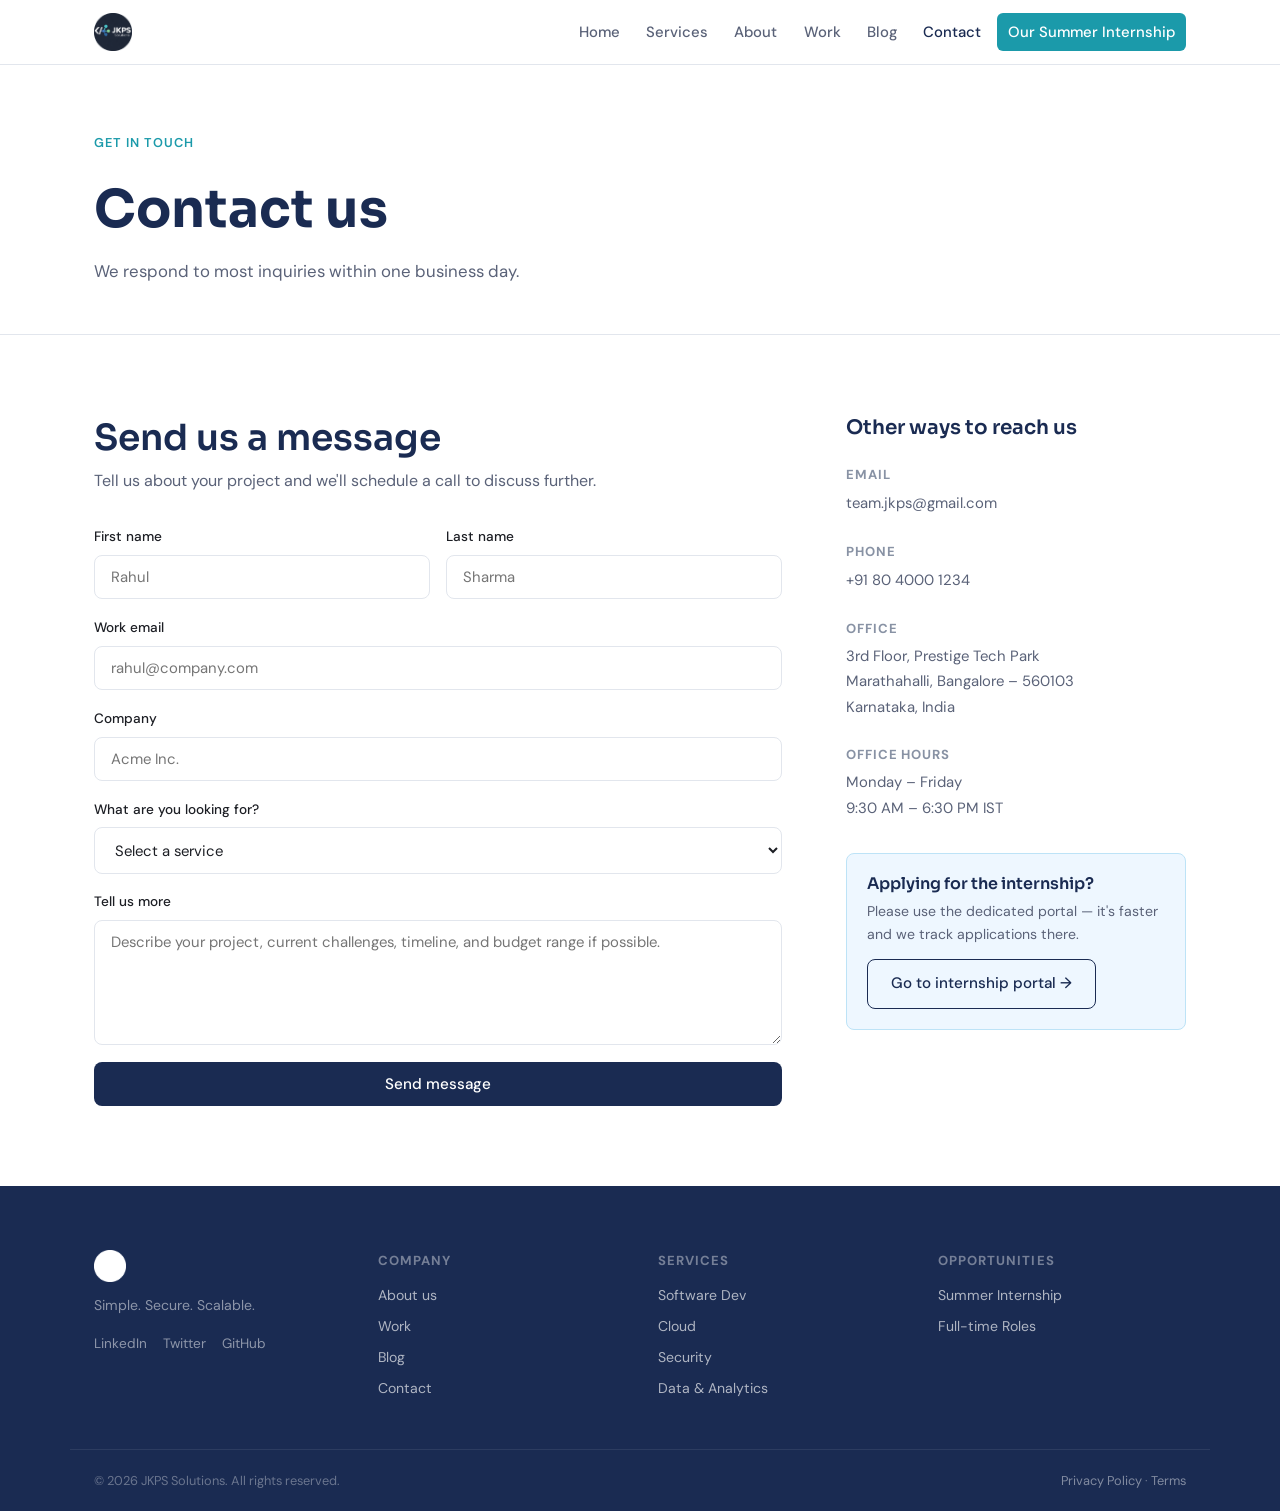
<file: contact.html>
<!DOCTYPE html>
<html lang="en">
<head>
  <meta charset="UTF-8"/>
  <meta name="viewport" content="width=device-width, initial-scale=1.0"/>
  <title>Contact – JKPS Solutions</title>
  <link rel="stylesheet" href="css/style.css"/>
  <link rel="preconnect" href="https://fonts.googleapis.com"/>
  <link href="https://fonts.googleapis.com/css2?family=DM+Sans:wght@300;400;500;600&family=Sora:wght@400;600;700&display=swap" rel="stylesheet"/>
</head>
<body>

<header class="navbar" id="navbar">
  <div class="container nav-inner">
    <a href="index.html" class="logo">
      <img src="assets/logo.png" alt="JKPS Solutions" height="38"/>
    </a>
    <nav class="nav-links" id="navLinks">
      <a href="index.html">Home</a>
      <a href="services.html">Services</a>
      <a href="about.html">About</a>
      <a href="portfolio.html">Work</a>
      <a href="blog.html">Blog</a>
      <a href="contact.html" class="active">Contact</a>
      <a href="https://jkps-solution.onrender.com/" class="btn-internship" target="_blank">Our Summer Internship</a>
    </nav>
    <button class="hamburger" id="hamburger" aria-label="Toggle menu">
      <span></span><span></span><span></span>
    </button>
  </div>
</header>

<section class="page-hero">
  <div class="container">
    <span class="eyebrow">Get in touch</span>
    <h1>Contact us</h1>
    <p>We respond to most inquiries within one business day.</p>
  </div>
</section>

<section class="section">
  <div class="container contact-layout">
    <div class="contact-form-wrap">
      <h2>Send us a message</h2>
      <p style="color:var(--text-secondary); margin-bottom:2rem;">Tell us about your project and we'll schedule a call to discuss further.</p>
      <form class="contact-form" id="contactForm">
        <div class="form-row">
          <div class="form-group">
            <label for="fname">First name</label>
            <input type="text" id="fname" placeholder="Rahul"/>
          </div>
          <div class="form-group">
            <label for="lname">Last name</label>
            <input type="text" id="lname" placeholder="Sharma"/>
          </div>
        </div>
        <div class="form-group">
          <label for="email">Work email</label>
          <input type="email" id="email" placeholder="rahul@company.com"/>
        </div>
        <div class="form-group">
          <label for="company">Company</label>
          <input type="text" id="company" placeholder="Acme Inc."/>
        </div>
        <div class="form-group">
          <label for="service">What are you looking for?</label>
          <select id="service">
            <option value="">Select a service</option>
            <option>Custom Software Development</option>
            <option>Cloud Infrastructure</option>
            <option>Cybersecurity</option>
            <option>Data &amp; Analytics</option>
            <option>Something else</option>
          </select>
        </div>
        <div class="form-group">
          <label for="message">Tell us more</label>
          <textarea id="message" rows="5" placeholder="Describe your project, current challenges, timeline, and budget range if possible."></textarea>
        </div>
        <button type="submit" class="btn-primary">Send message</button>
      </form>
      <div class="form-success" id="formSuccess" style="display:none;">
        <h3>Message received.</h3>
        <p>We'll get back to you within one business day.</p>
      </div>
    </div>

    <div class="contact-info">
      <h3>Other ways to reach us</h3>
      <div class="contact-detail">
        <strong>Email</strong>
        <a href="mailto:team.jkps@gmail.com">team.jkps@gmail.com</a>
      </div>
      <div class="contact-detail">
        <strong>Phone</strong>
        <a href="tel:+918040001234">+91 80 4000 1234</a>
      </div>
      <div class="contact-detail">
        <strong>Office</strong>
        <address>3rd Floor, Prestige Tech Park<br/>Marathahalli, Bangalore – 560103<br/>Karnataka, India</address>
      </div>
      <div class="contact-detail">
        <strong>Office hours</strong>
        <p>Monday – Friday<br/>9:30 AM – 6:30 PM IST</p>
      </div>

      <div class="contact-note">
        <h4>Applying for the internship?</h4>
        <p>Please use the dedicated portal — it's faster and we track applications there.</p>
        <a href="https://jkps-solution.onrender.com/" class="btn-ghost" target="_blank">Go to internship portal →</a>
      </div>
    </div>
  </div>
</section>

<footer class="footer">
  <div class="container footer-inner">
    <div class="footer-brand">
      <img src="assets/logo.png" alt="JKPS Solutions" height="32"/>
      <p>Simple. Secure. Scalable.</p>
      <div class="social-links">
        <a href="#">LinkedIn</a><a href="#">Twitter</a><a href="#">GitHub</a>
      </div>
    </div>
    <div class="footer-links">
      <div class="footer-col">
        <strong>Company</strong>
        <a href="about.html">About us</a>
        <a href="portfolio.html">Work</a>
        <a href="blog.html">Blog</a>
        <a href="contact.html">Contact</a>
      </div>
      <div class="footer-col">
        <strong>Services</strong>
        <a href="services.html#software">Software Dev</a>
        <a href="services.html#cloud">Cloud</a>
        <a href="services.html#security">Security</a>
        <a href="services.html#data">Data & Analytics</a>
      </div>
      <div class="footer-col">
        <strong>Opportunities</strong>
        <a href="https://jkps-solution.onrender.com/" target="_blank">Summer Internship</a>
        <a href="careers.html">Full-time Roles</a>
      </div>
    </div>
  </div>
  <div class="container footer-bottom">
    <span>© 2026 JKPS Solutions. All rights reserved.</span>
    <span><a href="privacy.html">Privacy Policy</a> · <a href="terms.html">Terms</a></span>
  </div>
</footer>

<script src="js/main.js"></script>
</body>
</html>
</file>
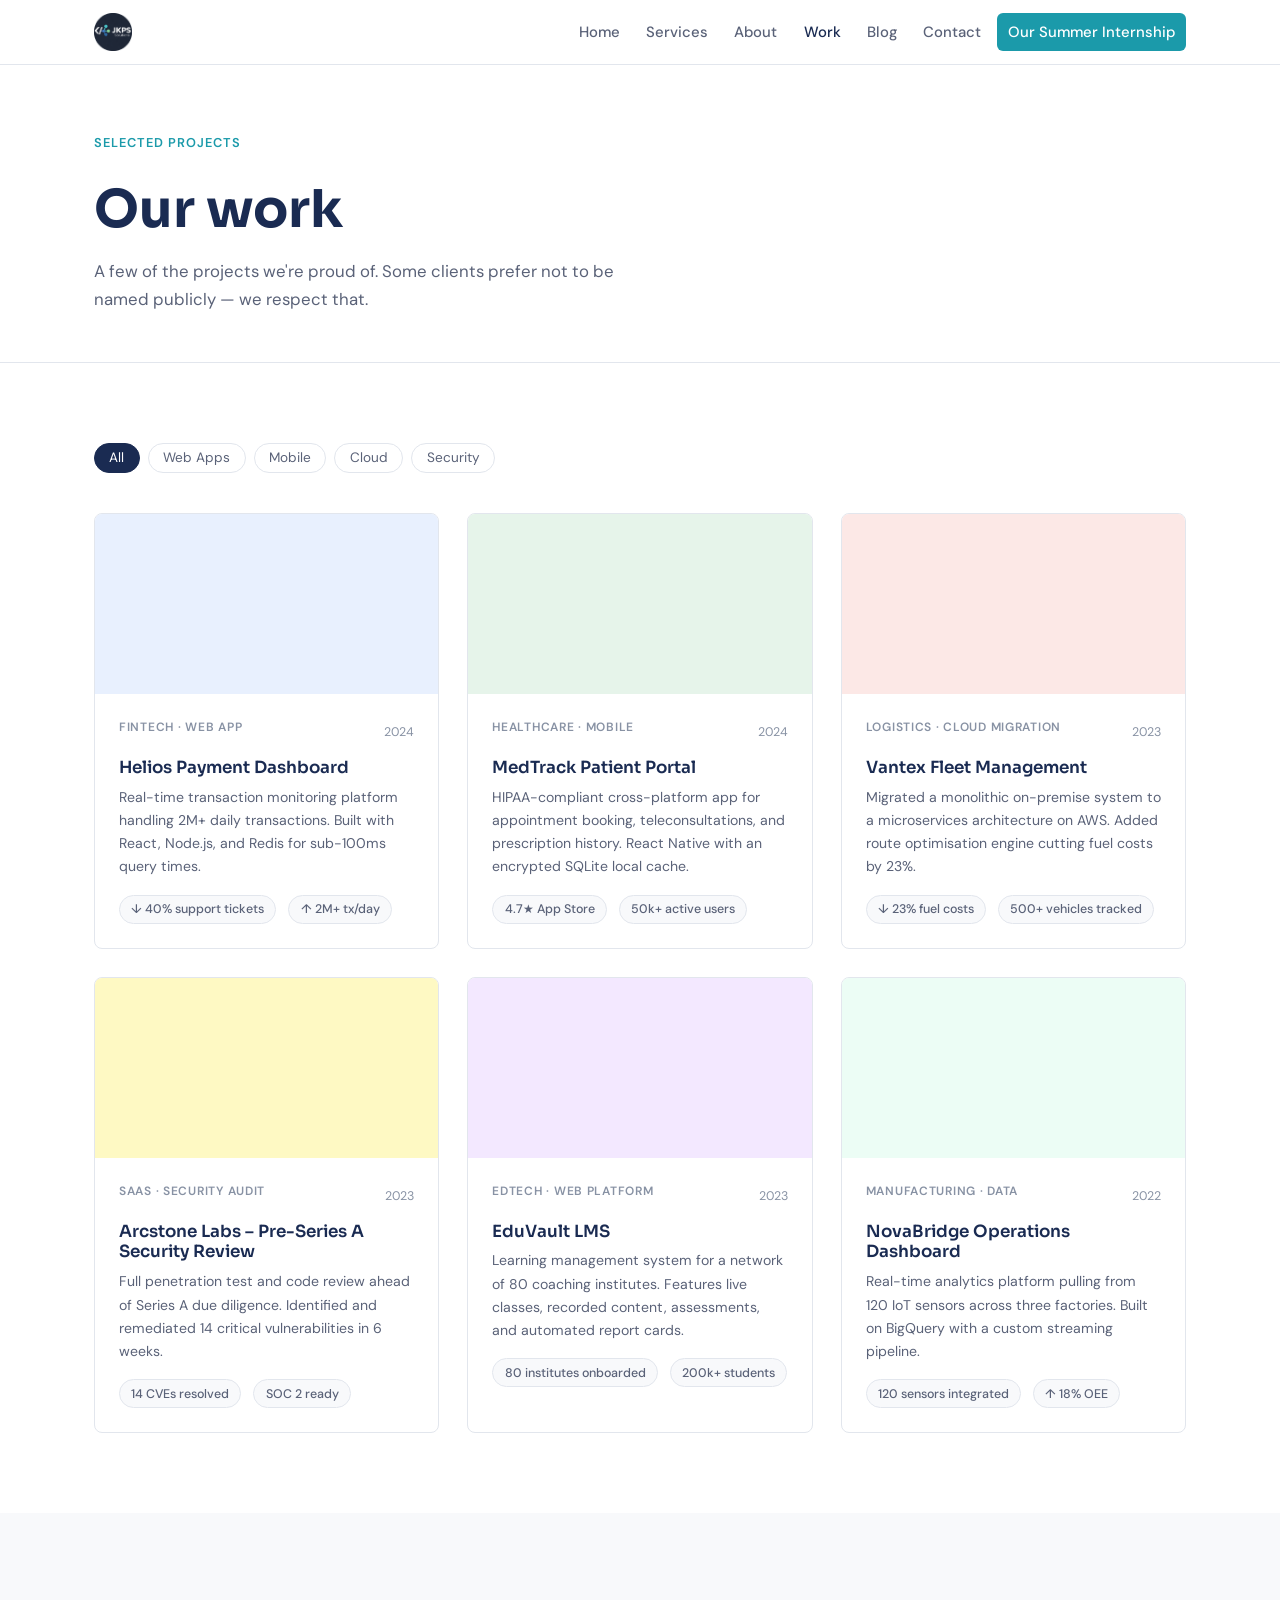
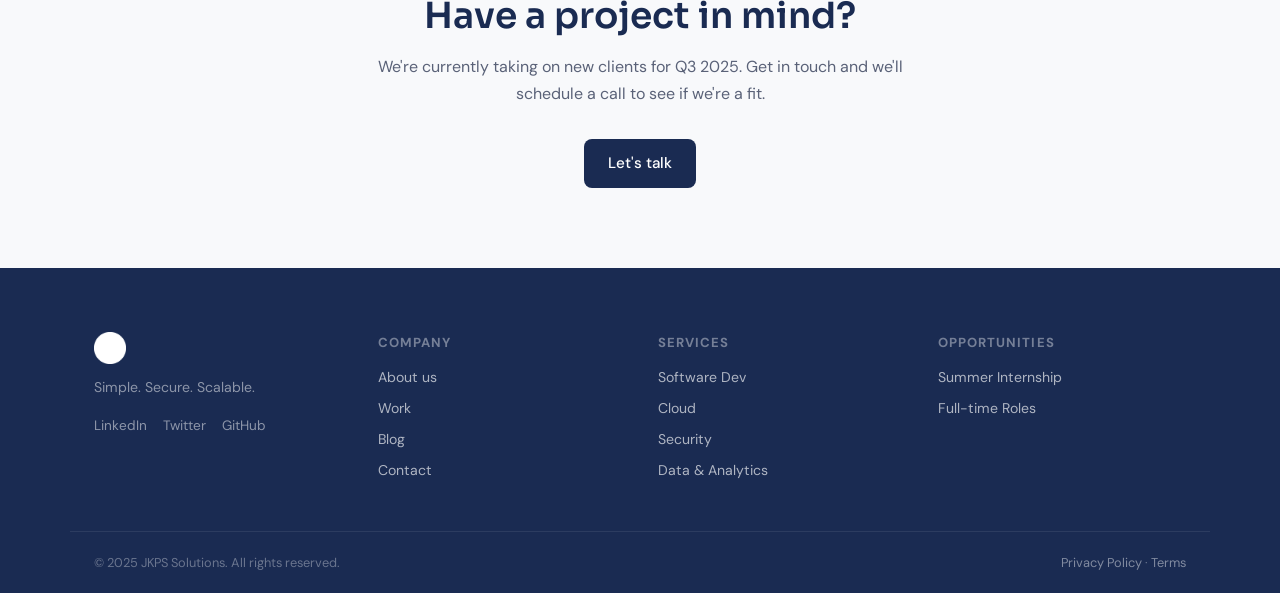
<file: portfolio.html>
<!DOCTYPE html>
<html lang="en">
<head>
  <meta charset="UTF-8"/>
  <meta name="viewport" content="width=device-width, initial-scale=1.0"/>
  <title>Work – JKPS Solutions</title>
  <link rel="stylesheet" href="css/style.css"/>
  <link rel="preconnect" href="https://fonts.googleapis.com"/>
  <link href="https://fonts.googleapis.com/css2?family=DM+Sans:wght@300;400;500;600&family=Sora:wght@400;600;700&display=swap" rel="stylesheet"/>
</head>
<body>

<header class="navbar" id="navbar">
  <div class="container nav-inner">
    <a href="index.html" class="logo">
      <img src="assets/logo.png" alt="JKPS Solutions" height="38"/>
    </a>
    <nav class="nav-links" id="navLinks">
      <a href="index.html">Home</a>
      <a href="services.html">Services</a>
      <a href="about.html">About</a>
      <a href="portfolio.html" class="active">Work</a>
      <a href="blog.html">Blog</a>
      <a href="contact.html">Contact</a>
      <a href="https://jkps-solution.onrender.com/" class="btn-internship" target="_blank">Our Summer Internship</a>
    </nav>
    <button class="hamburger" id="hamburger" aria-label="Toggle menu">
      <span></span><span></span><span></span>
    </button>
  </div>
</header>

<section class="page-hero">
  <div class="container">
    <span class="eyebrow">Selected projects</span>
    <h1>Our work</h1>
    <p>A few of the projects we're proud of. Some clients prefer not to be named publicly — we respect that.</p>
  </div>
</section>

<section class="section">
  <div class="container">
    <div class="portfolio-filter">
      <button class="filter-btn active" data-filter="all">All</button>
      <button class="filter-btn" data-filter="web">Web Apps</button>
      <button class="filter-btn" data-filter="mobile">Mobile</button>
      <button class="filter-btn" data-filter="cloud">Cloud</button>
      <button class="filter-btn" data-filter="security">Security</button>
    </div>

    <div class="portfolio-grid">
      <div class="portfolio-item" data-category="web">
        <div class="pi-image" style="background:#e8f0fe;"></div>
        <div class="pi-content">
          <div class="pi-meta">
            <span class="work-tag">Fintech · Web App</span>
            <span class="pi-year">2024</span>
          </div>
          <h3>Helios Payment Dashboard</h3>
          <p>Real-time transaction monitoring platform handling 2M+ daily transactions. Built with React, Node.js, and Redis for sub-100ms query times.</p>
          <div class="pi-outcomes">
            <span>↓ 40% support tickets</span>
            <span>↑ 2M+ tx/day</span>
          </div>
        </div>
      </div>

      <div class="portfolio-item" data-category="mobile">
        <div class="pi-image" style="background:#e6f4ea;"></div>
        <div class="pi-content">
          <div class="pi-meta">
            <span class="work-tag">Healthcare · Mobile</span>
            <span class="pi-year">2024</span>
          </div>
          <h3>MedTrack Patient Portal</h3>
          <p>HIPAA-compliant cross-platform app for appointment booking, teleconsultations, and prescription history. React Native with an encrypted SQLite local cache.</p>
          <div class="pi-outcomes">
            <span>4.7★ App Store</span>
            <span>50k+ active users</span>
          </div>
        </div>
      </div>

      <div class="portfolio-item" data-category="cloud">
        <div class="pi-image" style="background:#fce8e6;"></div>
        <div class="pi-content">
          <div class="pi-meta">
            <span class="work-tag">Logistics · Cloud Migration</span>
            <span class="pi-year">2023</span>
          </div>
          <h3>Vantex Fleet Management</h3>
          <p>Migrated a monolithic on-premise system to a microservices architecture on AWS. Added route optimisation engine cutting fuel costs by 23%.</p>
          <div class="pi-outcomes">
            <span>↓ 23% fuel costs</span>
            <span>500+ vehicles tracked</span>
          </div>
        </div>
      </div>

      <div class="portfolio-item" data-category="security">
        <div class="pi-image" style="background:#fef9c3;"></div>
        <div class="pi-content">
          <div class="pi-meta">
            <span class="work-tag">SaaS · Security Audit</span>
            <span class="pi-year">2023</span>
          </div>
          <h3>Arcstone Labs – Pre-Series A Security Review</h3>
          <p>Full penetration test and code review ahead of Series A due diligence. Identified and remediated 14 critical vulnerabilities in 6 weeks.</p>
          <div class="pi-outcomes">
            <span>14 CVEs resolved</span>
            <span>SOC 2 ready</span>
          </div>
        </div>
      </div>

      <div class="portfolio-item" data-category="web">
        <div class="pi-image" style="background:#f3e8ff;"></div>
        <div class="pi-content">
          <div class="pi-meta">
            <span class="work-tag">EdTech · Web Platform</span>
            <span class="pi-year">2023</span>
          </div>
          <h3>EduVault LMS</h3>
          <p>Learning management system for a network of 80 coaching institutes. Features live classes, recorded content, assessments, and automated report cards.</p>
          <div class="pi-outcomes">
            <span>80 institutes onboarded</span>
            <span>200k+ students</span>
          </div>
        </div>
      </div>

      <div class="portfolio-item" data-category="cloud">
        <div class="pi-image" style="background:#ecfdf5;"></div>
        <div class="pi-content">
          <div class="pi-meta">
            <span class="work-tag">Manufacturing · Data</span>
            <span class="pi-year">2022</span>
          </div>
          <h3>NovaBridge Operations Dashboard</h3>
          <p>Real-time analytics platform pulling from 120 IoT sensors across three factories. Built on BigQuery with a custom streaming pipeline.</p>
          <div class="pi-outcomes">
            <span>120 sensors integrated</span>
            <span>↑ 18% OEE</span>
          </div>
        </div>
      </div>
    </div>
  </div>
</section>

<section class="section" style="background:#f8f9fb; text-align:center;">
  <div class="container" style="max-width:580px; margin:0 auto;">
    <h2>Have a project in mind?</h2>
    <p style="margin:1rem 0 2rem;">We're currently taking on new clients for Q3 2025. Get in touch and we'll schedule a call to see if we're a fit.</p>
    <a href="contact.html" class="btn-primary">Let's talk</a>
  </div>
</section>

<footer class="footer">
  <div class="container footer-inner">
    <div class="footer-brand">
      <img src="assets/logo.png" alt="JKPS Solutions" height="32"/>
      <p>Simple. Secure. Scalable.</p>
      <div class="social-links">
        <a href="#">LinkedIn</a><a href="#">Twitter</a><a href="#">GitHub</a>
      </div>
    </div>
    <div class="footer-links">
      <div class="footer-col">
        <strong>Company</strong>
        <a href="about.html">About us</a>
        <a href="portfolio.html">Work</a>
        <a href="blog.html">Blog</a>
        <a href="contact.html">Contact</a>
      </div>
      <div class="footer-col">
        <strong>Services</strong>
        <a href="services.html#software">Software Dev</a>
        <a href="services.html#cloud">Cloud</a>
        <a href="services.html#security">Security</a>
        <a href="services.html#data">Data & Analytics</a>
      </div>
      <div class="footer-col">
        <strong>Opportunities</strong>
        <a href="https://jkps-solution.onrender.com/" target="_blank">Summer Internship</a>
        <a href="careers.html">Full-time Roles</a>
      </div>
    </div>
  </div>
  <div class="container footer-bottom">
    <span>© 2025 JKPS Solutions. All rights reserved.</span>
    <span><a href="privacy.html">Privacy Policy</a> · <a href="terms.html">Terms</a></span>
  </div>
</footer>

<script src="js/main.js"></script>
</body>
</html>
</file>
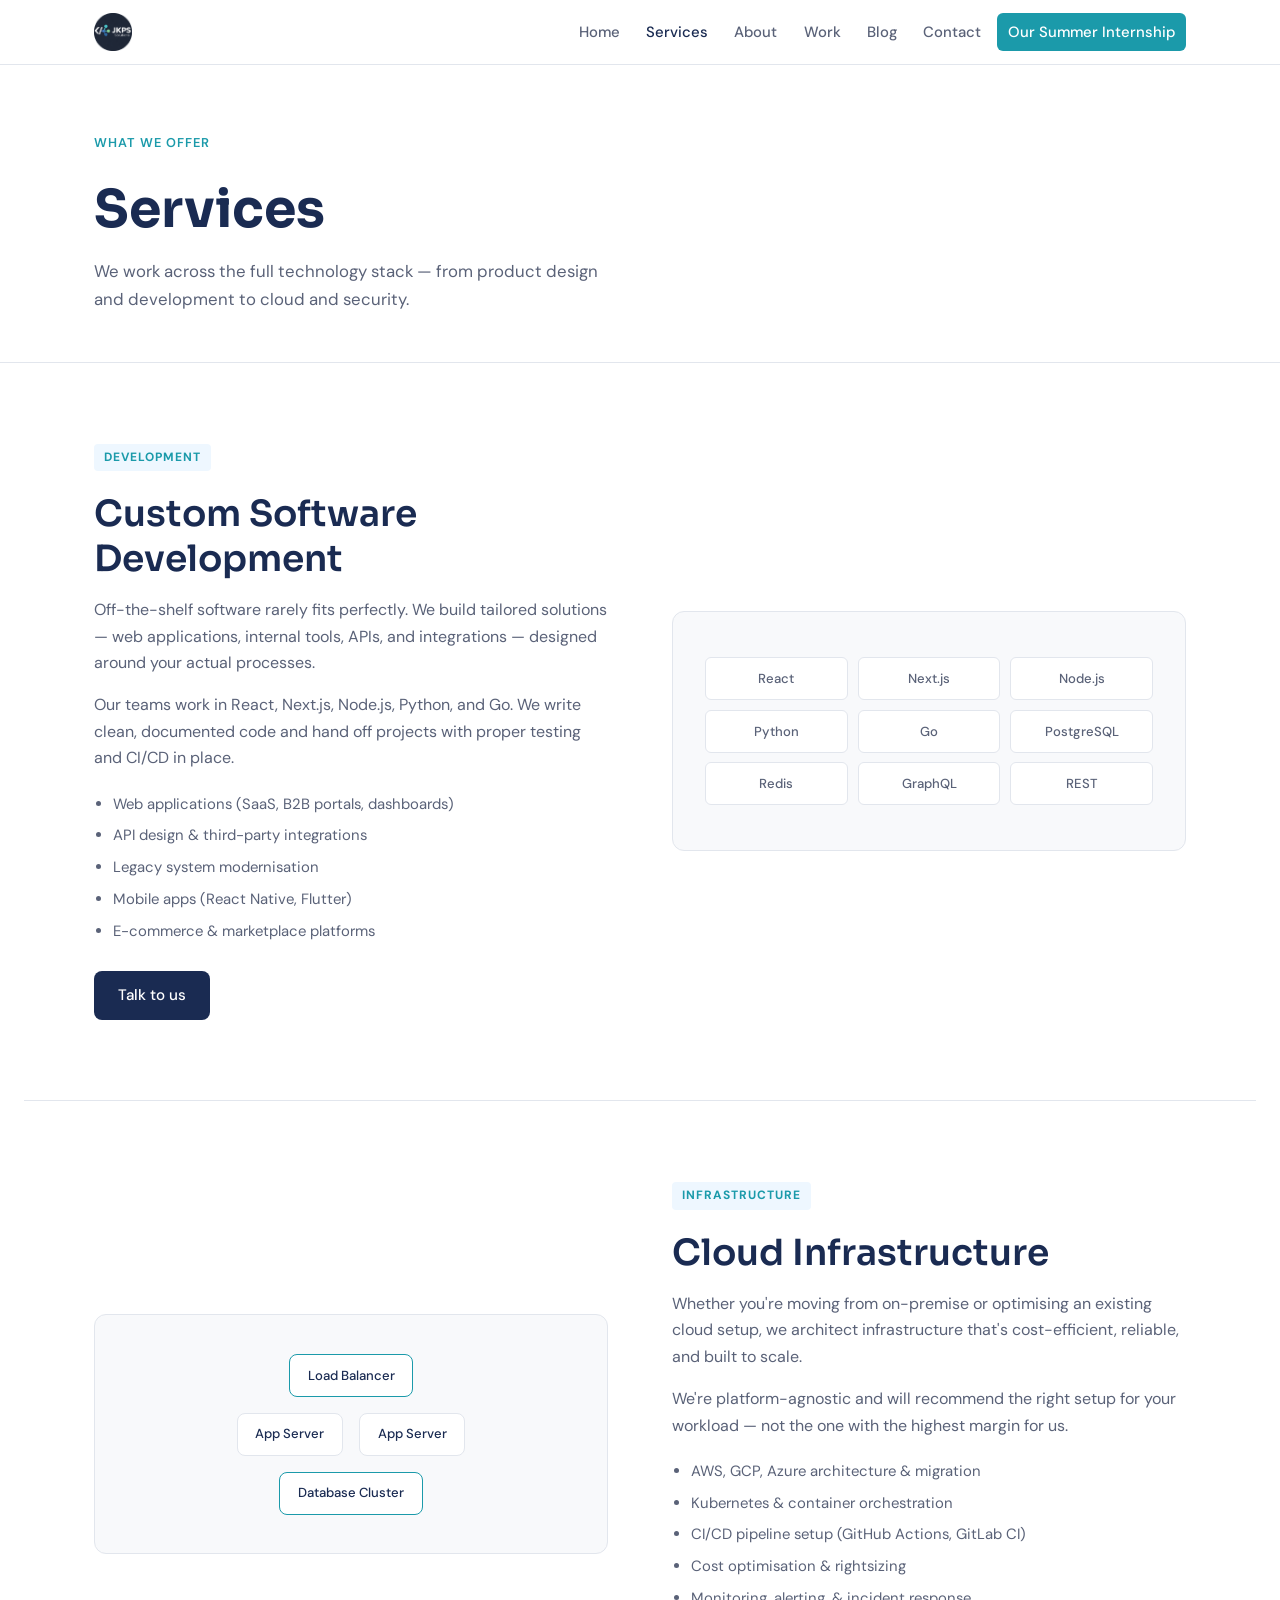
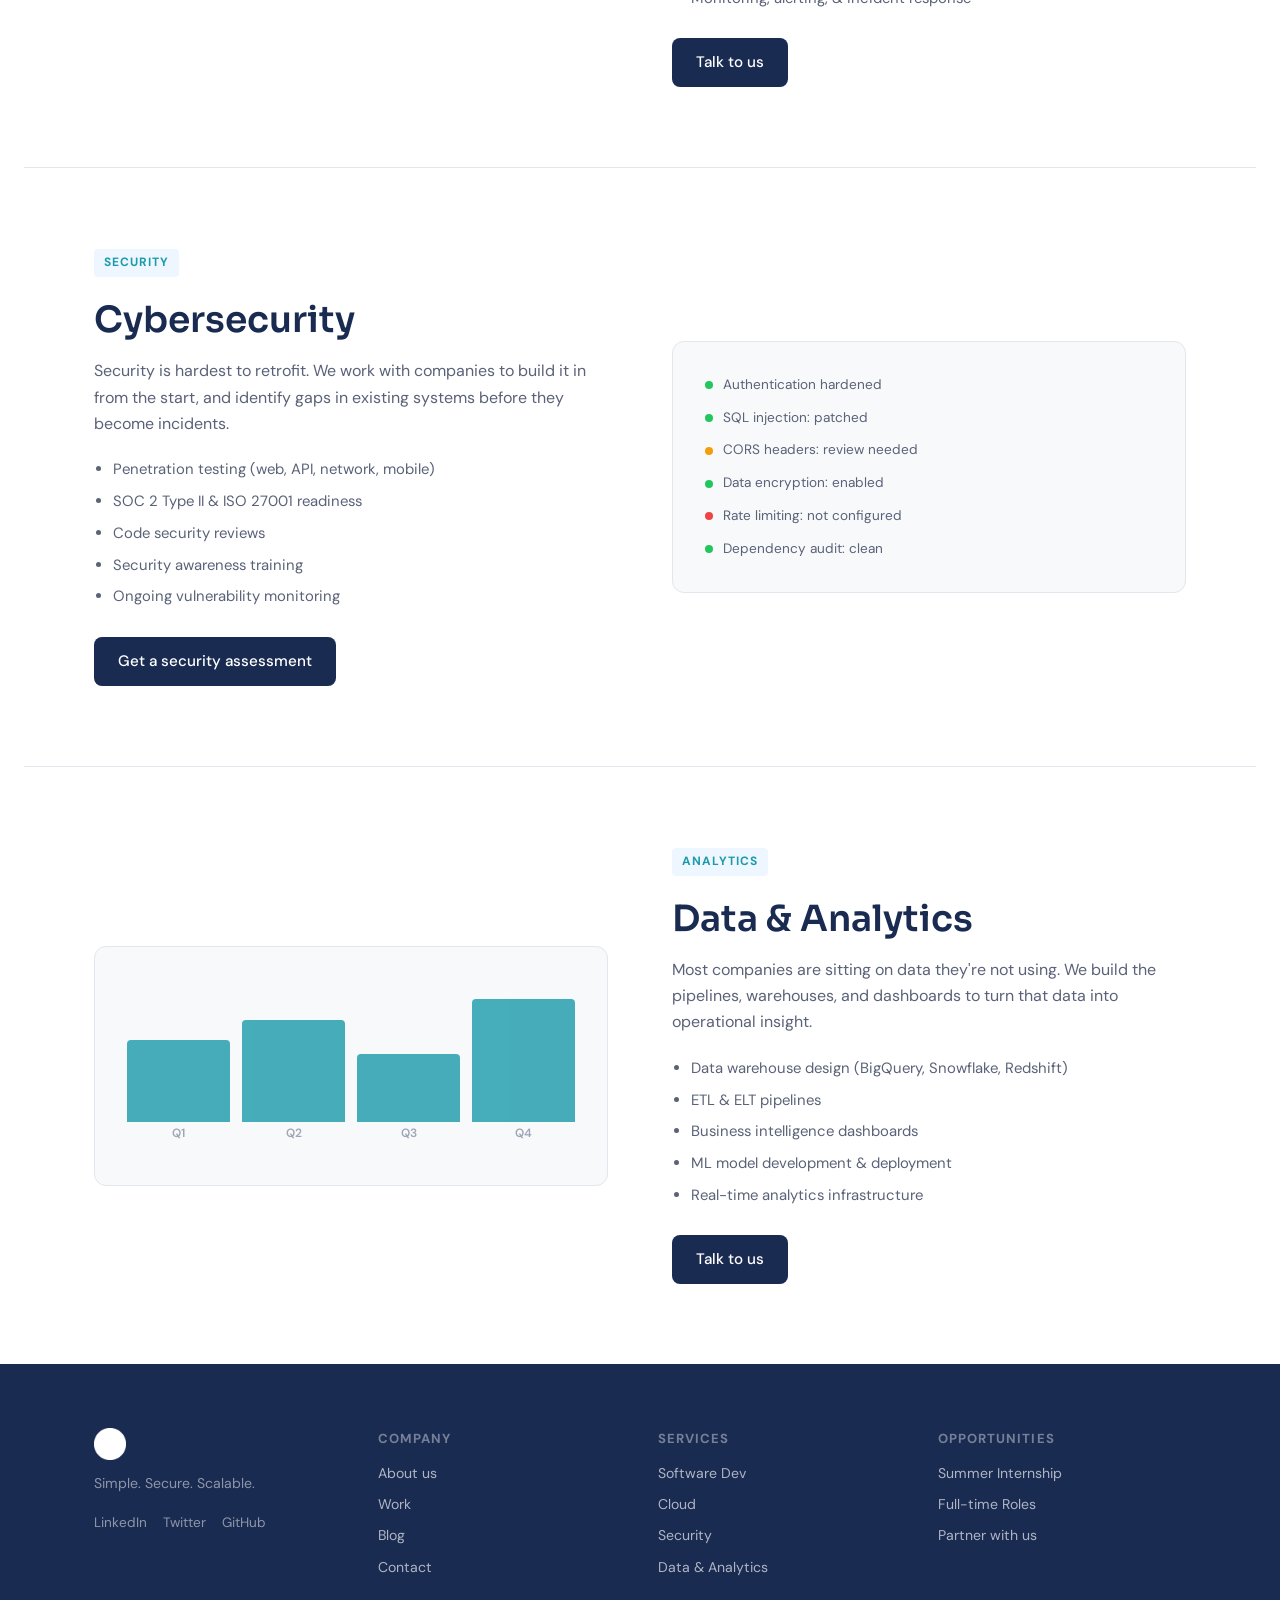
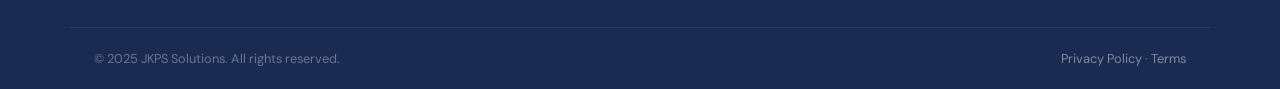
<file: services.html>
<!DOCTYPE html>
<html lang="en">
<head>
  <meta charset="UTF-8"/>
  <meta name="viewport" content="width=device-width, initial-scale=1.0"/>
  <title>Services – JKPS Solutions</title>
  <meta name="description" content="Custom software development, cloud infrastructure, cybersecurity, and data analytics services by JKPS Solutions."/>
  <link rel="stylesheet" href="css/style.css"/>
  <link rel="preconnect" href="https://fonts.googleapis.com"/>
  <link href="https://fonts.googleapis.com/css2?family=DM+Sans:wght@300;400;500;600&family=Sora:wght@400;600;700&display=swap" rel="stylesheet"/>
</head>
<body>

<header class="navbar" id="navbar">
  <div class="container nav-inner">
    <a href="index.html" class="logo">
      <img src="assets/logo.png" alt="JKPS Solutions" height="38"/>
    </a>
    <nav class="nav-links" id="navLinks">
      <a href="index.html">Home</a>
      <a href="services.html" class="active">Services</a>
      <a href="about.html">About</a>
      <a href="portfolio.html">Work</a>
      <a href="blog.html">Blog</a>
      <a href="contact.html">Contact</a>
      <a href="https://jkps-solution.onrender.com/" class="btn-internship" target="_blank">Our Summer Internship</a>
    </nav>
    <button class="hamburger" id="hamburger" aria-label="Toggle menu">
      <span></span><span></span><span></span>
    </button>
  </div>
</header>

<section class="page-hero">
  <div class="container">
    <span class="eyebrow">What we offer</span>
    <h1>Services</h1>
    <p>We work across the full technology stack — from product design and development to cloud and security.</p>
  </div>
</section>

<section class="section" id="software">
  <div class="container svc-detail">
    <div class="svc-detail-text">
      <span class="svc-tag">Development</span>
      <h2>Custom Software Development</h2>
      <p>Off-the-shelf software rarely fits perfectly. We build tailored solutions — web applications, internal tools, APIs, and integrations — designed around your actual processes.</p>
      <p>Our teams work in React, Next.js, Node.js, Python, and Go. We write clean, documented code and hand off projects with proper testing and CI/CD in place.</p>
      <ul class="svc-list">
        <li>Web applications (SaaS, B2B portals, dashboards)</li>
        <li>API design &amp; third-party integrations</li>
        <li>Legacy system modernisation</li>
        <li>Mobile apps (React Native, Flutter)</li>
        <li>E-commerce &amp; marketplace platforms</li>
      </ul>
      <a href="contact.html" class="btn-primary">Talk to us</a>
    </div>
    <div class="svc-detail-visual">
      <div class="svc-visual-box">
        <div class="tech-stack-grid">
          <span>React</span><span>Next.js</span><span>Node.js</span>
          <span>Python</span><span>Go</span><span>PostgreSQL</span>
          <span>Redis</span><span>GraphQL</span><span>REST</span>
        </div>
      </div>
    </div>
  </div>
</section>

<div class="section-divider"></div>

<section class="section" id="cloud">
  <div class="container svc-detail svc-detail-reverse">
    <div class="svc-detail-text">
      <span class="svc-tag">Infrastructure</span>
      <h2>Cloud Infrastructure</h2>
      <p>Whether you're moving from on-premise or optimising an existing cloud setup, we architect infrastructure that's cost-efficient, reliable, and built to scale.</p>
      <p>We're platform-agnostic and will recommend the right setup for your workload — not the one with the highest margin for us.</p>
      <ul class="svc-list">
        <li>AWS, GCP, Azure architecture &amp; migration</li>
        <li>Kubernetes &amp; container orchestration</li>
        <li>CI/CD pipeline setup (GitHub Actions, GitLab CI)</li>
        <li>Cost optimisation &amp; rightsizing</li>
        <li>Monitoring, alerting, &amp; incident response</li>
      </ul>
      <a href="contact.html" class="btn-primary">Talk to us</a>
    </div>
    <div class="svc-detail-visual">
      <div class="svc-visual-box cloud-visual">
        <div class="cloud-diagram">
          <div class="cd-node cd-top">Load Balancer</div>
          <div class="cd-row">
            <div class="cd-node">App Server</div>
            <div class="cd-node">App Server</div>
          </div>
          <div class="cd-node cd-bottom">Database Cluster</div>
        </div>
      </div>
    </div>
  </div>
</section>

<div class="section-divider"></div>

<section class="section" id="security">
  <div class="container svc-detail">
    <div class="svc-detail-text">
      <span class="svc-tag">Security</span>
      <h2>Cybersecurity</h2>
      <p>Security is hardest to retrofit. We work with companies to build it in from the start, and identify gaps in existing systems before they become incidents.</p>
      <ul class="svc-list">
        <li>Penetration testing (web, API, network, mobile)</li>
        <li>SOC 2 Type II &amp; ISO 27001 readiness</li>
        <li>Code security reviews</li>
        <li>Security awareness training</li>
        <li>Ongoing vulnerability monitoring</li>
      </ul>
      <a href="contact.html" class="btn-primary">Get a security assessment</a>
    </div>
    <div class="svc-detail-visual">
      <div class="svc-visual-box security-visual">
        <div class="security-items">
          <div class="sec-item"><span class="sec-dot green"></span>Authentication hardened</div>
          <div class="sec-item"><span class="sec-dot green"></span>SQL injection: patched</div>
          <div class="sec-item"><span class="sec-dot amber"></span>CORS headers: review needed</div>
          <div class="sec-item"><span class="sec-dot green"></span>Data encryption: enabled</div>
          <div class="sec-item"><span class="sec-dot red"></span>Rate limiting: not configured</div>
          <div class="sec-item"><span class="sec-dot green"></span>Dependency audit: clean</div>
        </div>
      </div>
    </div>
  </div>
</section>

<div class="section-divider"></div>

<section class="section" id="data">
  <div class="container svc-detail svc-detail-reverse">
    <div class="svc-detail-text">
      <span class="svc-tag">Analytics</span>
      <h2>Data &amp; Analytics</h2>
      <p>Most companies are sitting on data they're not using. We build the pipelines, warehouses, and dashboards to turn that data into operational insight.</p>
      <ul class="svc-list">
        <li>Data warehouse design (BigQuery, Snowflake, Redshift)</li>
        <li>ETL &amp; ELT pipelines</li>
        <li>Business intelligence dashboards</li>
        <li>ML model development &amp; deployment</li>
        <li>Real-time analytics infrastructure</li>
      </ul>
      <a href="contact.html" class="btn-primary">Talk to us</a>
    </div>
    <div class="svc-detail-visual">
      <div class="svc-visual-box">
        <div class="data-bars">
          <div class="bar" style="height:60%"><span>Q1</span></div>
          <div class="bar" style="height:75%"><span>Q2</span></div>
          <div class="bar" style="height:50%"><span>Q3</span></div>
          <div class="bar" style="height:90%"><span>Q4</span></div>
        </div>
      </div>
    </div>
  </div>
</section>

<!-- Footer -->
<footer class="footer">
  <div class="container footer-inner">
    <div class="footer-brand">
      <img src="assets/logo.png" alt="JKPS Solutions" height="32"/>
      <p>Simple. Secure. Scalable.</p>
      <div class="social-links">
        <a href="#">LinkedIn</a>
        <a href="#">Twitter</a>
        <a href="#">GitHub</a>
      </div>
    </div>
    <div class="footer-links">
      <div class="footer-col">
        <strong>Company</strong>
        <a href="about.html">About us</a>
        <a href="portfolio.html">Work</a>
        <a href="blog.html">Blog</a>
        <a href="contact.html">Contact</a>
      </div>
      <div class="footer-col">
        <strong>Services</strong>
        <a href="services.html#software">Software Dev</a>
        <a href="services.html#cloud">Cloud</a>
        <a href="services.html#security">Security</a>
        <a href="services.html#data">Data & Analytics</a>
      </div>
      <div class="footer-col">
        <strong>Opportunities</strong>
        <a href="https://jkps-solution.onrender.com/" target="_blank">Summer Internship</a>
        <a href="careers.html">Full-time Roles</a>
        <a href="contact.html">Partner with us</a>
      </div>
    </div>
  </div>
  <div class="container footer-bottom">
    <span>© 2025 JKPS Solutions. All rights reserved.</span>
    <span><a href="privacy.html">Privacy Policy</a> · <a href="terms.html">Terms</a></span>
  </div>
</footer>

<script src="js/main.js"></script>
</body>
</html>
</file>
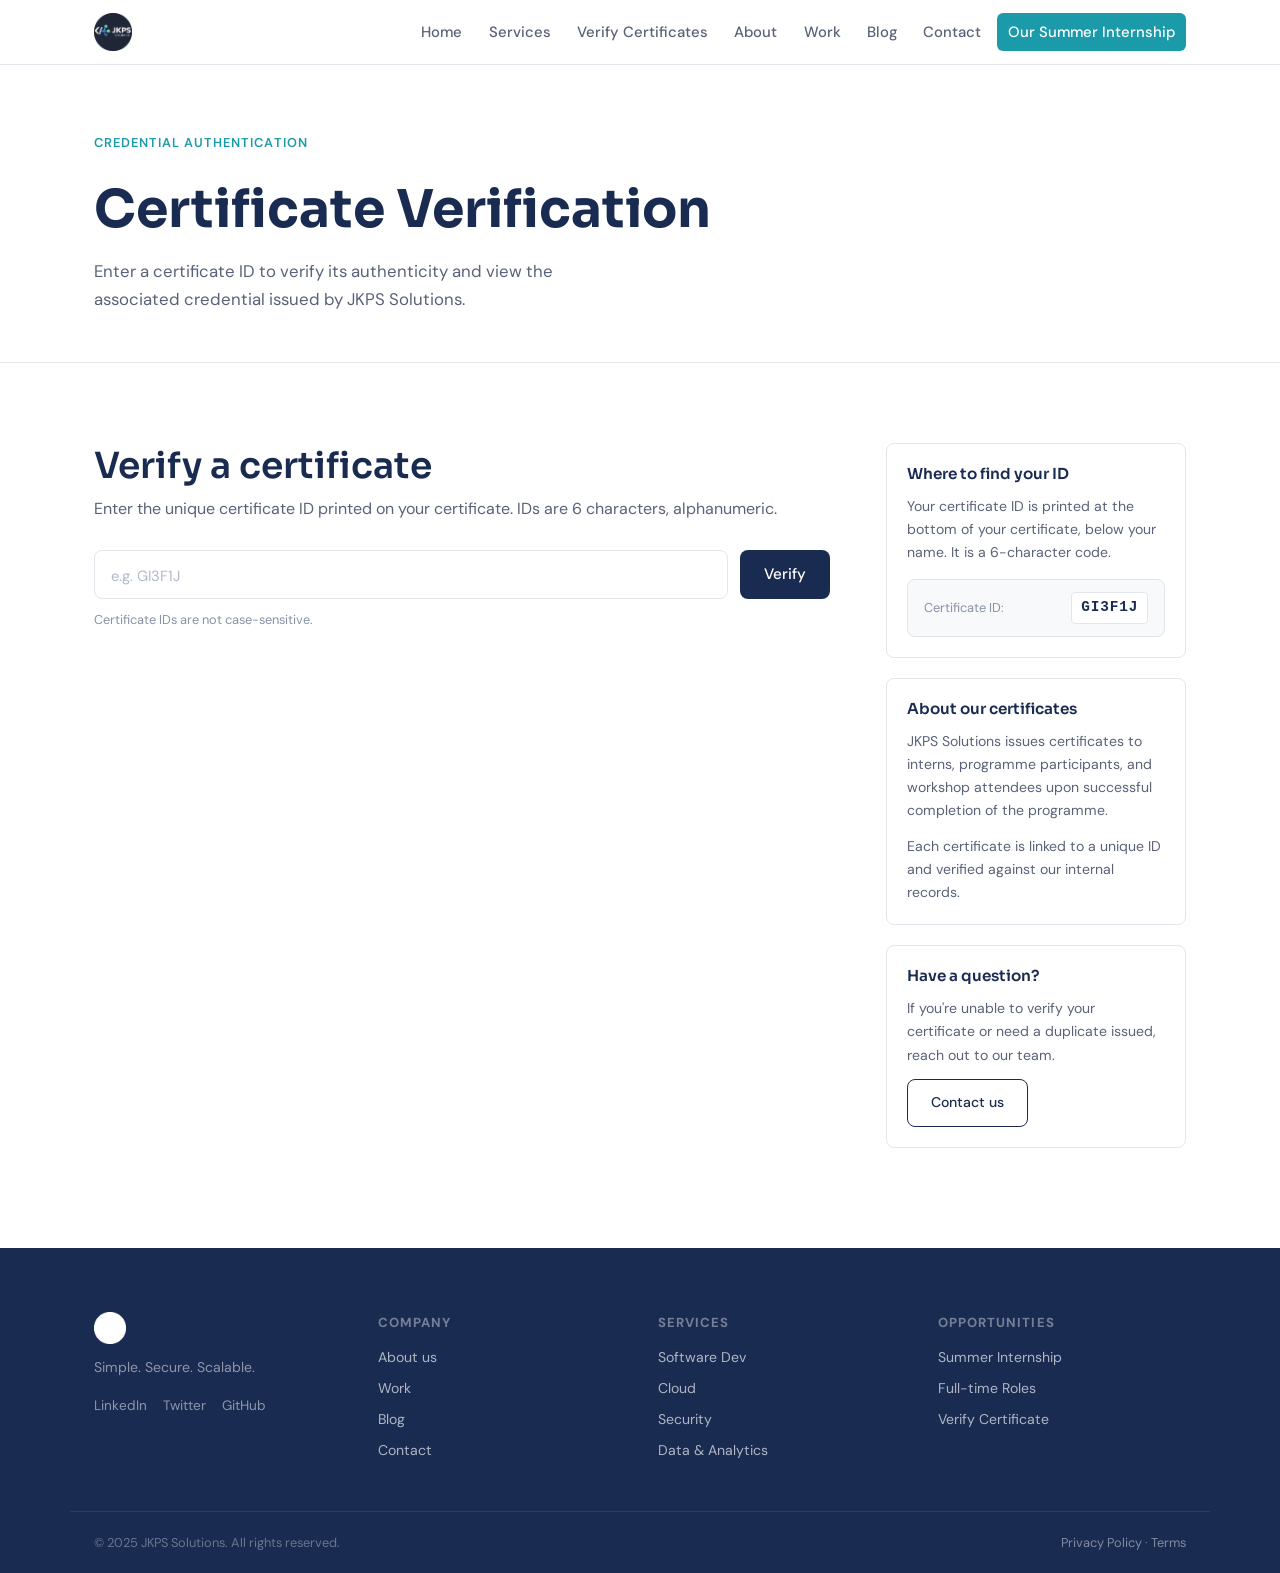
<file: verify.html>
<!DOCTYPE html>
<html lang="en">
<head>
  <meta charset="UTF-8"/>
  <meta name="viewport" content="width=device-width, initial-scale=1.0"/>
  <title>Certificate Verification – JKPS Solutions</title>
  <meta name="description" content="Verify the authenticity of certificates issued by JKPS Solutions."/>
  <link rel="stylesheet" href="css/style.css"/>
  <link rel="preconnect" href="https://fonts.googleapis.com"/>
  <link href="https://fonts.googleapis.com/css2?family=DM+Sans:wght@300;400;500;600&family=Sora:wght@400;600;700&display=swap" rel="stylesheet"/>
</head>
<body>

<header class="navbar" id="navbar">
  <div class="container nav-inner">
    <a href="index.html" class="logo">
      <img src="assets/logo.png" alt="JKPS Solutions" height="38"/>
    </a>
    <nav class="nav-links" id="navLinks">
      <a href="index.html">Home</a>
      <a href="services.html">Services</a>
      <a href="verify.html">Verify Certificates</a>
      <a href="about.html">About</a>
      <a href="portfolio.html">Work</a>
      <a href="blog.html">Blog</a>
      <a href="contact.html">Contact</a>
      <a href="https://jkps-solution.onrender.com/" class="btn-internship" target="_blank">Our Summer Internship</a>
    </nav>
    <button class="hamburger" id="hamburger" aria-label="Toggle menu">
      <span></span><span></span><span></span>
    </button>
  </div>
</header>

<!-- Page Hero -->
<section class="page-hero">
  <div class="container">
    <span class="eyebrow">Credential authentication</span>
    <h1>Certificate Verification</h1>
    <p>Enter a certificate ID to verify its authenticity and view the associated credential issued by JKPS Solutions.</p>
  </div>
</section>

<!-- Verification Section -->
<section class="section">
  <div class="container verify-layout">

    <!-- Search Panel -->
    <div class="verify-panel">
      <div class="verify-form-wrap">
        <h2>Verify a certificate</h2>
        <p style="color:var(--text-secondary); margin:.5rem 0 1.75rem;">Enter the unique certificate ID printed on your certificate. IDs are 6 characters, alphanumeric.</p>

        <div class="verify-input-row">
          <input
            type="text"
            id="certInput"
            placeholder="e.g. GI3F1J"
            maxlength="10"
            autocomplete="off"
            spellcheck="false"
          />
          <button class="btn-primary" id="verifyBtn">Verify</button>
        </div>
        <p class="input-hint">Certificate IDs are not case-sensitive.</p>
      </div>

      <!-- Result: Valid -->
      <div class="cert-result cert-valid" id="resultValid" style="display:none;">
        <div class="result-header">
          <div class="result-icon valid-icon">
            <svg width="22" height="22" viewBox="0 0 24 24" fill="none" stroke="currentColor" stroke-width="2.5" stroke-linecap="round" stroke-linejoin="round"><polyline points="20 6 9 17 4 12"/></svg>
          </div>
          <div>
            <h3>Certificate verified</h3>
            <p>This is a valid credential issued by JKPS Solutions.</p>
          </div>
        </div>

        <div class="cert-details">
          <div class="cert-detail-row">
            <span class="cd-label">Certificate ID</span>
            <span class="cd-value" id="displayId">—</span>
          </div>
          <div class="cert-detail-row">
            <span class="cd-label">Issued to</span>
            <span class="cd-value" id="displayName">—</span>
          </div>
          <div class="cert-detail-row">
            <span class="cd-label">Programme</span>
            <span class="cd-value" id="displayProgramme">—</span>
          </div>
          <div class="cert-detail-row">
            <span class="cd-label">Duration</span>
            <span class="cd-value" id="displayDuration">—</span>
          </div>
          <div class="cert-detail-row">
            <span class="cd-label">Issue date</span>
            <span class="cd-value" id="displayDate">—</span>
          </div>
          <div class="cert-detail-row">
            <span class="cd-label">Status</span>
            <span class="cd-value status-active">Active</span>
          </div>
        </div>

        <div class="cert-download-wrap" id="downloadWrap">
          <!-- If certificate file is ready, the download button shows -->
          <a class="btn-primary" id="downloadBtn" href="#" download>
            Download Certificate (PDF)
          </a>
          <p class="cert-pending-note" id="pendingNote" style="display:none;">
            📄 The downloadable certificate for this record is being prepared. It will be available here shortly. Please check back in a few days.
          </p>
        </div>
      </div>

      <!-- Result: Invalid -->
      <div class="cert-result cert-invalid" id="resultInvalid" style="display:none;">
        <div class="result-header">
          <div class="result-icon invalid-icon">
            <svg width="22" height="22" viewBox="0 0 24 24" fill="none" stroke="currentColor" stroke-width="2.5" stroke-linecap="round" stroke-linejoin="round"><line x1="18" y1="6" x2="6" y2="18"/><line x1="6" y1="6" x2="18" y2="18"/></svg>
          </div>
          <div>
            <h3>Certificate not found</h3>
            <p>No record matches the ID <strong id="invalidId">—</strong>. Please double-check the ID on your certificate and try again.</p>
          </div>
        </div>
        <div class="invalid-help">
          <p>If you believe this is an error, contact us at <a href="mailto:hello@jkpssolutions.com">hello@jkpssolutions.com</a> with your certificate ID and the programme details.</p>
        </div>
      </div>

    </div>

    <!-- Sidebar info -->
    <aside class="verify-sidebar">
      <div class="sidebar-widget">
        <h4>Where to find your ID</h4>
        <p>Your certificate ID is printed at the bottom of your certificate, below your name. It is a 6-character code.</p>
        <div class="cert-id-example">
          <span>Certificate ID:</span>
          <code>GI3F1J</code>
        </div>
      </div>

      <div class="sidebar-widget">
        <h4>About our certificates</h4>
        <p>JKPS Solutions issues certificates to interns, programme participants, and workshop attendees upon successful completion of the programme.</p>
        <p style="margin-top:.75rem;">Each certificate is linked to a unique ID and verified against our internal records.</p>
      </div>

      <div class="sidebar-widget">
        <h4>Have a question?</h4>
        <p>If you're unable to verify your certificate or need a duplicate issued, reach out to our team.</p>
        <a href="contact.html" class="btn-ghost" style="display:inline-block; margin-top:.75rem; font-size:.88rem;">Contact us</a>
      </div>
    </aside>

  </div>
</section>

<!-- Footer -->
<footer class="footer">
  <div class="container footer-inner">
    <div class="footer-brand">
      <img src="assets/logo.png" alt="JKPS Solutions" height="32"/>
      <p>Simple. Secure. Scalable.</p>
      <div class="social-links">
        <a href="#">LinkedIn</a>
        <a href="#">Twitter</a>
        <a href="#">GitHub</a>
      </div>
    </div>
    <div class="footer-links">
      <div class="footer-col">
        <strong>Company</strong>
        <a href="about.html">About us</a>
        <a href="portfolio.html">Work</a>
        <a href="blog.html">Blog</a>
        <a href="contact.html">Contact</a>
      </div>
      <div class="footer-col">
        <strong>Services</strong>
        <a href="services.html#software">Software Dev</a>
        <a href="services.html#cloud">Cloud</a>
        <a href="services.html#security">Security</a>
        <a href="services.html#data">Data & Analytics</a>
      </div>
      <div class="footer-col">
        <strong>Opportunities</strong>
        <a href="https://jkps-solution.onrender.com/" target="_blank">Summer Internship</a>
        <a href="careers.html">Full-time Roles</a>
        <a href="verify.html">Verify Certificate</a>
      </div>
    </div>
  </div>
  <div class="container footer-bottom">
    <span>© 2025 JKPS Solutions. All rights reserved.</span>
    <span><a href="privacy.html">Privacy Policy</a> · <a href="terms.html">Terms</a></span>
  </div>
</footer>

<script src="js/verify.js"></script>
<script src="js/main.js"></script>
</body>
</html>
</file>
<file: css/style.css>
/* =============================================
   JKPS Solutions – Main Stylesheet
   ============================================= */

:root {
  --navy: #1a2b52;
  --navy-light: #233570;
  --teal: #1b9aaa;
  --teal-light: #22b2c4;
  --green-accent: #3bc67a;
  --text: #1c1e24;
  --text-secondary: #5a6278;
  --text-light: #8892a4;
  --border: #e2e6ed;
  --bg: #ffffff;
  --bg-soft: #f8f9fb;
  --radius: 8px;
  --shadow: 0 2px 12px rgba(0,0,0,0.07);
  --shadow-md: 0 4px 24px rgba(0,0,0,0.1);
}

*, *::before, *::after { box-sizing: border-box; margin: 0; padding: 0; }

html { scroll-behavior: smooth; font-size: 16px; }

body {
  font-family: 'DM Sans', sans-serif;
  color: var(--text);
  background: var(--bg);
  line-height: 1.65;
  -webkit-font-smoothing: antialiased;
}

h1, h2, h3, h4 {
  font-family: 'Sora', sans-serif;
  line-height: 1.25;
  color: var(--navy);
}

h1 { font-size: clamp(2rem, 5vw, 3.25rem); font-weight: 700; }
h2 { font-size: clamp(1.5rem, 3vw, 2.25rem); font-weight: 600; }
h3 { font-size: 1.25rem; font-weight: 600; }
h4 { font-size: 1rem; font-weight: 600; }

p { color: var(--text-secondary); }

a { color: var(--teal); text-decoration: none; }
a:hover { color: var(--navy); }

address { font-style: normal; }

img { max-width: 100%; display: block; }

.container {
  max-width: 1140px;
  margin: 0 auto;
  padding: 0 1.5rem;
}

.section { padding: 5rem 0; }

.section-divider {
  border: none;
  border-top: 1px solid var(--border);
  margin: 0 1.5rem;
}

/* =============================================
   BUTTONS
   ============================================= */
.btn-primary {
  display: inline-block;
  background: var(--navy);
  color: #fff;
  padding: .75rem 1.5rem;
  border-radius: var(--radius);
  font-family: 'DM Sans', sans-serif;
  font-size: .95rem;
  font-weight: 500;
  border: none;
  cursor: pointer;
  transition: background .2s, transform .15s;
}
.btn-primary:hover { background: var(--navy-light); color: #fff; transform: translateY(-1px); }

.btn-ghost {
  display: inline-block;
  border: 1.5px solid var(--navy);
  color: var(--navy);
  padding: .72rem 1.45rem;
  border-radius: var(--radius);
  font-size: .95rem;
  font-weight: 500;
  transition: background .2s, color .2s;
}
.btn-ghost:hover { background: var(--navy); color: #fff; }

.btn-internship {
  display: inline-block;
  background: var(--teal);
  color: #fff !important;
  padding: .55rem 1.1rem;
  border-radius: var(--radius);
  font-size: .88rem;
  font-weight: 600;
  white-space: nowrap;
  transition: background .2s;
}
.btn-internship:hover { background: var(--teal-light); }

/* =============================================
   NAVBAR
   ============================================= */
.navbar {
  position: sticky;
  top: 0;
  z-index: 100;
  background: rgba(255,255,255,0.97);
  border-bottom: 1px solid var(--border);
  backdrop-filter: blur(8px);
}

.nav-inner {
  display: flex;
  align-items: center;
  justify-content: space-between;
  height: 64px;
  gap: 1rem;
}

.logo img { display: block; }

.nav-links {
  display: flex;
  align-items: center;
  gap: .25rem;
}

.nav-links a {
  color: var(--text-secondary);
  font-size: .93rem;
  font-weight: 500;
  padding: .4rem .7rem;
  border-radius: 6px;
  transition: color .15s, background .15s;
}
.nav-links a:hover { color: var(--navy); background: var(--bg-soft); }
.nav-links a.active { color: var(--navy); }

.hamburger {
  display: none;
  flex-direction: column;
  gap: 5px;
  background: none;
  border: none;
  cursor: pointer;
  padding: .5rem;
}
.hamburger span {
  display: block;
  width: 22px;
  height: 2px;
  background: var(--navy);
  border-radius: 2px;
  transition: all .25s;
}

/* =============================================
   HERO
   ============================================= */
.hero {
  padding: 5rem 0 4rem;
  background: var(--bg);
}

.hero-inner {
  display: grid;
  grid-template-columns: 1fr 1fr;
  gap: 4rem;
  align-items: center;
}

.hero-text { }

.eyebrow {
  display: inline-block;
  font-size: .8rem;
  font-weight: 600;
  letter-spacing: .08em;
  text-transform: uppercase;
  color: var(--teal);
  margin-bottom: 1rem;
}

.hero-text h1 { margin-bottom: 1.25rem; }

.hero-text p {
  font-size: 1.08rem;
  max-width: 440px;
  margin-bottom: 2rem;
}

.hero-cta { display: flex; gap: 1rem; flex-wrap: wrap; }

/* Code block */
.code-block {
  background: #0f1729;
  border-radius: 12px;
  overflow: hidden;
  box-shadow: var(--shadow-md);
}
.cb-bar {
  display: flex;
  gap: 6px;
  padding: .9rem 1rem .6rem;
  border-bottom: 1px solid rgba(255,255,255,.07);
}
.cb-bar span {
  width: 12px;
  height: 12px;
  border-radius: 50%;
  background: #3c3c3c;
}
.cb-bar span:first-child { background: #ff5f57; }
.cb-bar span:nth-child(2) { background: #ffbd2e; }
.cb-bar span:nth-child(3) { background: #28c840; }
.code-block pre {
  padding: 1.5rem;
  font-family: 'Fira Code', 'Courier New', monospace;
  font-size: .82rem;
  line-height: 1.8;
  overflow-x: auto;
}
.code-block code { display: block; white-space: pre; }
.kw { color: #7dd3fc; }
.fn { color: #86efac; }
.str { color: #fda4af; }
.cm { color: #6b7280; }

/* =============================================
   TRUST BAR
   ============================================= */
.trust-bar {
  padding: 2.5rem 0;
  border-top: 1px solid var(--border);
  border-bottom: 1px solid var(--border);
  background: var(--bg-soft);
}
.trust-label {
  font-size: .78rem;
  text-transform: uppercase;
  letter-spacing: .1em;
  color: var(--text-light);
  margin-bottom: 1.25rem;
  text-align: center;
}
.trust-logos {
  display: flex;
  justify-content: center;
  flex-wrap: wrap;
  gap: 2.5rem;
}
.trust-logos span {
  font-size: .9rem;
  font-weight: 600;
  color: #b0bac8;
  letter-spacing: .02em;
}

/* =============================================
   SECTION HEADERS
   ============================================= */
.section-header {
  display: flex;
  justify-content: space-between;
  align-items: flex-end;
  margin-bottom: 3rem;
  flex-wrap: wrap;
  gap: 1rem;
}
.section-header h2 { }
.section-header p { color: var(--text-secondary); max-width: 420px; }
.section-link { font-size: .9rem; font-weight: 500; color: var(--teal); white-space: nowrap; }

/* =============================================
   SERVICES GRID
   ============================================= */
.services-grid {
  display: grid;
  grid-template-columns: repeat(auto-fit, minmax(240px, 1fr));
  gap: 1.5rem;
}

.service-card {
  border: 1px solid var(--border);
  border-radius: var(--radius);
  padding: 1.75rem;
  transition: box-shadow .2s, transform .2s;
}
.service-card:hover { box-shadow: var(--shadow-md); transform: translateY(-2px); }

.svc-icon { font-size: 1.6rem; margin-bottom: 1rem; }
.service-card h3 { margin-bottom: .6rem; font-size: 1.05rem; }
.service-card p { font-size: .92rem; margin-bottom: 1rem; }
.service-card a { font-size: .88rem; font-weight: 500; color: var(--teal); }

/* =============================================
   PROCESS
   ============================================= */
.process-section { background: var(--bg-soft); }
.process-steps { display: flex; flex-direction: column; gap: 0; }
.step {
  display: grid;
  grid-template-columns: 80px 1fr;
  gap: 1.5rem;
  padding: 2rem 0;
  border-bottom: 1px solid var(--border);
}
.step:last-child { border-bottom: none; }
.step-num {
  font-family: 'Sora', sans-serif;
  font-size: 1.75rem;
  font-weight: 700;
  color: var(--border);
  line-height: 1;
  padding-top: .15rem;
}
.step-body h4 { margin-bottom: .4rem; }
.step-body p { font-size: .93rem; }

/* =============================================
   STATS
   ============================================= */
.stats-section { background: var(--navy); }
.stats-grid {
  display: grid;
  grid-template-columns: repeat(auto-fit, minmax(180px, 1fr));
  gap: 2rem;
  text-align: center;
}
.stat { display: flex; flex-direction: column; gap: .4rem; }
.stat-num {
  font-family: 'Sora', sans-serif;
  font-size: 2.5rem;
  font-weight: 700;
  color: #fff;
}
.stat-label { font-size: .88rem; color: rgba(255,255,255,.6); }

/* =============================================
   WORK CARDS
   ============================================= */
.work-grid {
  display: grid;
  grid-template-columns: repeat(auto-fit, minmax(280px, 1fr));
  gap: 1.5rem;
}
.work-card {
  border: 1px solid var(--border);
  border-radius: var(--radius);
  overflow: hidden;
  transition: box-shadow .2s;
}
.work-card:hover { box-shadow: var(--shadow-md); }
.work-img { height: 180px; }
.work-info { padding: 1.5rem; }
.work-tag {
  font-size: .75rem;
  font-weight: 600;
  text-transform: uppercase;
  letter-spacing: .06em;
  color: var(--text-light);
  display: block;
  margin-bottom: .6rem;
}
.work-info h4 { margin-bottom: .5rem; }
.work-info p { font-size: .9rem; }

/* =============================================
   TESTIMONIALS
   ============================================= */
.testimonial-grid {
  display: grid;
  grid-template-columns: repeat(auto-fit, minmax(260px, 1fr));
  gap: 1.5rem;
}
.testimonial-card {
  background: var(--bg-soft);
  border: 1px solid var(--border);
  border-radius: var(--radius);
  padding: 1.75rem;
}
.testimonial-card p { font-size: .95rem; margin-bottom: 1.25rem; color: var(--text); }
.testimonial-author { display: flex; align-items: center; gap: .75rem; }
.author-avatar {
  width: 38px; height: 38px;
  border-radius: 50%;
  background: var(--navy);
  color: #fff;
  font-size: .75rem;
  font-weight: 700;
  display: flex;
  align-items: center;
  justify-content: center;
  flex-shrink: 0;
}
.author-avatar.small { width: 30px; height: 30px; font-size: .68rem; }
.testimonial-author strong { display: block; font-size: .9rem; }
.testimonial-author span { font-size: .8rem; color: var(--text-light); }

/* =============================================
   INTERNSHIP CTA
   ============================================= */
.intern-cta-section { background: var(--bg-soft); }
.intern-cta {
  display: grid;
  grid-template-columns: 1fr auto;
  gap: 3rem;
  align-items: center;
}
.intern-text h2 { margin-bottom: .75rem; }
.intern-text p { margin-bottom: 1.5rem; max-width: 480px; }
.intern-tags {
  display: flex;
  flex-wrap: wrap;
  gap: .5rem;
  justify-content: flex-end;
  max-width: 240px;
}
.intern-tags span {
  background: white;
  border: 1px solid var(--border);
  border-radius: 20px;
  padding: .35rem .85rem;
  font-size: .8rem;
  font-weight: 500;
  color: var(--text-secondary);
}

/* =============================================
   FOOTER
   ============================================= */
.footer { background: var(--navy); color: rgba(255,255,255,.7); margin-top: 0; }
.footer-inner {
  display: grid;
  grid-template-columns: 220px 1fr;
  gap: 4rem;
  padding: 4rem 1.5rem 3rem;
}
.footer-brand p { font-size: .88rem; margin: .75rem 0 1rem; color: rgba(255,255,255,.5); }
.footer-brand img { filter: brightness(10); }
.social-links { display: flex; gap: 1rem; }
.social-links a { font-size: .85rem; color: rgba(255,255,255,.5); transition: color .15s; }
.social-links a:hover { color: #fff; }

.footer-links { display: grid; grid-template-columns: repeat(3, 1fr); gap: 2rem; }
.footer-col { display: flex; flex-direction: column; gap: .5rem; }
.footer-col strong { font-size: .82rem; text-transform: uppercase; letter-spacing: .08em; color: rgba(255,255,255,.4); margin-bottom: .25rem; }
.footer-col a { font-size: .88rem; color: rgba(255,255,255,.65); transition: color .15s; }
.footer-col a:hover { color: #fff; }

.footer-bottom {
  display: flex;
  justify-content: space-between;
  align-items: center;
  flex-wrap: wrap;
  gap: .5rem;
  padding: 1.25rem 1.5rem;
  border-top: 1px solid rgba(255,255,255,.08);
  font-size: .8rem;
  color: rgba(255,255,255,.35);
}
.footer-bottom a { color: rgba(255,255,255,.45); transition: color .15s; }
.footer-bottom a:hover { color: #fff; }

/* =============================================
   PAGE HERO
   ============================================= */
.page-hero {
  padding: 4rem 0 3rem;
  border-bottom: 1px solid var(--border);
}
.page-hero h1 { margin: .5rem 0 1rem; }
.page-hero p { font-size: 1.05rem; max-width: 520px; }

/* =============================================
   SERVICES DETAIL PAGE
   ============================================= */
.svc-detail {
  display: grid;
  grid-template-columns: 1fr 1fr;
  gap: 4rem;
  align-items: center;
}
.svc-detail-reverse { direction: rtl; }
.svc-detail-reverse > * { direction: ltr; }

.svc-tag {
  display: inline-block;
  background: #eef7ff;
  color: var(--teal);
  font-size: .75rem;
  font-weight: 700;
  text-transform: uppercase;
  letter-spacing: .08em;
  padding: .25rem .65rem;
  border-radius: 4px;
  margin-bottom: .75rem;
}
.svc-detail-text h2 { margin: .5rem 0 1rem; }
.svc-detail-text p { margin-bottom: 1rem; }
.svc-list { margin: 1.25rem 0 1.75rem 1.2rem; display: flex; flex-direction: column; gap: .45rem; }
.svc-list li { font-size: .93rem; color: var(--text-secondary); }

.svc-visual-box {
  background: var(--bg-soft);
  border: 1px solid var(--border);
  border-radius: 12px;
  padding: 2rem;
  min-height: 240px;
  display: flex;
  align-items: center;
  justify-content: center;
}

.tech-stack-grid {
  display: grid;
  grid-template-columns: repeat(3, 1fr);
  gap: .6rem;
  width: 100%;
}
.tech-stack-grid span {
  background: white;
  border: 1px solid var(--border);
  border-radius: 6px;
  padding: .6rem;
  text-align: center;
  font-size: .82rem;
  font-weight: 500;
  color: var(--text-secondary);
}

.cloud-diagram {
  display: flex;
  flex-direction: column;
  align-items: center;
  gap: 1rem;
  width: 100%;
}
.cd-row { display: flex; gap: 1rem; }
.cd-node {
  background: white;
  border: 1.5px solid var(--border);
  border-radius: 8px;
  padding: .6rem 1.1rem;
  font-size: .82rem;
  font-weight: 500;
  color: var(--navy);
  text-align: center;
}
.cd-top, .cd-bottom { border-color: var(--teal); }

.security-items { display: flex; flex-direction: column; gap: .65rem; width: 100%; }
.sec-item { display: flex; align-items: center; gap: .6rem; font-size: .85rem; color: var(--text-secondary); }
.sec-dot { width: 8px; height: 8px; border-radius: 50%; flex-shrink: 0; }
.sec-dot.green { background: #22c55e; }
.sec-dot.amber { background: #f59e0b; }
.sec-dot.red { background: #ef4444; }

.data-bars {
  display: flex;
  align-items: flex-end;
  gap: .75rem;
  height: 160px;
  width: 100%;
  padding-bottom: 1.5rem;
}
.bar {
  flex: 1;
  background: var(--teal);
  border-radius: 4px 4px 0 0;
  display: flex;
  align-items: flex-end;
  justify-content: center;
  padding-bottom: -1.5rem;
  position: relative;
  opacity: .8;
}
.bar span {
  position: absolute;
  bottom: -1.4rem;
  font-size: .75rem;
  color: var(--text-light);
  font-weight: 600;
}

/* =============================================
   ABOUT PAGE
   ============================================= */
.about-story {
  display: grid;
  grid-template-columns: 1fr 1fr;
  gap: 4rem;
}
.about-text h2 { margin-bottom: 1.25rem; }
.about-text p { margin-bottom: 1rem; }
.about-values h3 { margin-bottom: 1.5rem; color: var(--navy); }
.value-item { margin-bottom: 1.75rem; }
.value-item h4 { margin-bottom: .4rem; color: var(--navy); }
.value-item p { font-size: .93rem; }

.team-section { background: var(--bg-soft); }
.team-grid {
  display: grid;
  grid-template-columns: repeat(auto-fit, minmax(220px, 1fr));
  gap: 1.5rem;
}
.team-card {
  background: white;
  border: 1px solid var(--border);
  border-radius: var(--radius);
  padding: 1.75rem;
}
.team-avatar {
  width: 52px; height: 52px;
  border-radius: 50%;
  font-family: 'Sora', sans-serif;
  font-weight: 700;
  font-size: .95rem;
  color: var(--navy);
  display: flex;
  align-items: center;
  justify-content: center;
  margin-bottom: 1rem;
}
.team-card h4 { margin-bottom: .2rem; }
.team-card span { font-size: .8rem; color: var(--text-light); display: block; margin-bottom: .75rem; }
.team-card p { font-size: .88rem; }

/* =============================================
   PORTFOLIO PAGE
   ============================================= */
.portfolio-filter {
  display: flex;
  gap: .5rem;
  flex-wrap: wrap;
  margin-bottom: 2.5rem;
}
.filter-btn {
  background: none;
  border: 1px solid var(--border);
  border-radius: 20px;
  padding: .35rem .9rem;
  font-family: 'DM Sans', sans-serif;
  font-size: .85rem;
  cursor: pointer;
  color: var(--text-secondary);
  transition: all .15s;
}
.filter-btn:hover, .filter-btn.active {
  background: var(--navy);
  border-color: var(--navy);
  color: white;
}

.portfolio-grid {
  display: grid;
  grid-template-columns: repeat(auto-fit, minmax(300px, 1fr));
  gap: 1.75rem;
}
.portfolio-item {
  border: 1px solid var(--border);
  border-radius: var(--radius);
  overflow: hidden;
  transition: box-shadow .2s, transform .2s;
}
.portfolio-item:hover { box-shadow: var(--shadow-md); transform: translateY(-2px); }
.pi-image { height: 180px; }
.pi-content { padding: 1.5rem; }
.pi-meta { display: flex; justify-content: space-between; align-items: center; margin-bottom: .6rem; }
.pi-year { font-size: .78rem; color: var(--text-light); }
.pi-content h3 { margin-bottom: .5rem; font-size: 1.05rem; }
.pi-content p { font-size: .88rem; margin-bottom: 1rem; }
.pi-outcomes { display: flex; gap: .75rem; flex-wrap: wrap; }
.pi-outcomes span {
  background: var(--bg-soft);
  border: 1px solid var(--border);
  border-radius: 20px;
  padding: .2rem .7rem;
  font-size: .78rem;
  font-weight: 500;
  color: var(--text-secondary);
}

/* =============================================
   BLOG PAGE
   ============================================= */
.blog-layout {
  display: grid;
  grid-template-columns: 1fr 300px;
  gap: 3.5rem;
  align-items: start;
}
.blog-card-featured {
  border: 1px solid var(--border);
  border-radius: var(--radius);
  overflow: hidden;
  margin-bottom: 2rem;
}
.blog-img { }
.blog-card-body { padding: 1.5rem; }
.blog-card-body h2 a, .blog-card-body h3 a { color: var(--navy); }
.blog-card-body h2 a:hover, .blog-card-body h3 a:hover { color: var(--teal); }
.blog-meta { display: flex; align-items: center; gap: .75rem; margin-bottom: .6rem; }
.blog-tag {
  background: #eef7ff;
  color: var(--teal);
  font-size: .72rem;
  font-weight: 700;
  text-transform: uppercase;
  letter-spacing: .06em;
  padding: .15rem .55rem;
  border-radius: 4px;
}
.blog-date { font-size: .8rem; color: var(--text-light); }
.blog-card-body p { font-size: .92rem; margin: .5rem 0 1rem; }
.blog-author { display: flex; align-items: center; gap: .6rem; }
.blog-author span { font-size: .82rem; color: var(--text-light); }

.blog-grid {
  display: grid;
  grid-template-columns: repeat(2, 1fr);
  gap: 1.25rem;
}
.blog-grid .blog-card {
  border: 1px solid var(--border);
  border-radius: var(--radius);
  transition: box-shadow .2s;
}
.blog-grid .blog-card:hover { box-shadow: var(--shadow); }
.blog-grid .blog-card-body { padding: 1.25rem; }

.blog-sidebar { position: sticky; top: 80px; }
.sidebar-widget {
  border: 1px solid var(--border);
  border-radius: var(--radius);
  padding: 1.25rem;
  margin-bottom: 1.25rem;
}
.sidebar-widget h4 { margin-bottom: .75rem; font-size: .95rem; }
.sidebar-widget p { font-size: .88rem; }
.topic-tags { display: flex; flex-wrap: wrap; gap: .4rem; }
.topic-tags a {
  background: var(--bg-soft);
  border: 1px solid var(--border);
  border-radius: 20px;
  padding: .3rem .75rem;
  font-size: .8rem;
  color: var(--text-secondary);
  font-weight: 500;
}
.topic-tags a:hover { background: var(--navy); color: white; border-color: var(--navy); }
.sidebar-form input {
  width: 100%;
  border: 1px solid var(--border);
  border-radius: var(--radius);
  padding: .65rem .9rem;
  font-family: 'DM Sans', sans-serif;
  font-size: .88rem;
  outline: none;
}
.sidebar-form input:focus { border-color: var(--teal); }

/* =============================================
   CONTACT PAGE
   ============================================= */
.contact-layout {
  display: grid;
  grid-template-columns: 1fr 340px;
  gap: 4rem;
  align-items: start;
}
.contact-form-wrap h2 { margin-bottom: .5rem; }
.contact-form { display: flex; flex-direction: column; gap: 1.1rem; }
.form-row { display: grid; grid-template-columns: 1fr 1fr; gap: 1rem; }
.form-group { display: flex; flex-direction: column; gap: .4rem; }
.form-group label { font-size: .85rem; font-weight: 500; color: var(--text); }
.form-group input, .form-group select, .form-group textarea {
  border: 1px solid var(--border);
  border-radius: var(--radius);
  padding: .7rem 1rem;
  font-family: 'DM Sans', sans-serif;
  font-size: .93rem;
  color: var(--text);
  outline: none;
  transition: border-color .15s;
  background: white;
}
.form-group input:focus, .form-group select:focus, .form-group textarea:focus {
  border-color: var(--teal);
}
.form-group textarea { resize: vertical; }
.form-success { padding: 2rem; background: var(--bg-soft); border: 1px solid var(--border); border-radius: var(--radius); }
.form-success h3 { margin-bottom: .5rem; }

.contact-info h3 { margin-bottom: 1.5rem; }
.contact-detail { margin-bottom: 1.5rem; }
.contact-detail strong { display: block; font-size: .82rem; text-transform: uppercase; letter-spacing: .07em; color: var(--text-light); margin-bottom: .3rem; }
.contact-detail a, .contact-detail p, .contact-detail address { font-size: .93rem; color: var(--text-secondary); line-height: 1.7; }
.contact-note {
  margin-top: 2rem;
  padding: 1.25rem;
  background: #eef7ff;
  border-radius: var(--radius);
  border: 1px solid #bde3f7;
}
.contact-note h4 { margin-bottom: .4rem; }
.contact-note p { font-size: .88rem; margin-bottom: .75rem; }

/* =============================================
   CAREERS PAGE
   ============================================= */
.careers-intro { margin-bottom: 3rem; }
.careers-intro h2 { margin-bottom: 1rem; }
.careers-intro p { margin-bottom: 1rem; }
.benefits-grid {
  display: grid;
  grid-template-columns: repeat(2, 1fr);
  gap: 1.5rem;
  margin-bottom: 3rem;
}
.benefit {
  padding: 1.5rem;
  border: 1px solid var(--border);
  border-radius: var(--radius);
  background: var(--bg);
}
.benefit h4 { margin-bottom: .4rem; }
.benefit p { font-size: .9rem; }

.job-listings { display: flex; flex-direction: column; gap: .75rem; margin-bottom: 2.5rem; }
.job-card {
  display: flex;
  justify-content: space-between;
  align-items: center;
  padding: 1.25rem 1.5rem;
  border: 1px solid var(--border);
  border-radius: var(--radius);
  gap: 1rem;
  background: white;
}
.job-info h4 { margin-bottom: .35rem; }
.job-tags { display: flex; gap: .5rem; flex-wrap: wrap; }
.job-tags span {
  background: var(--bg-soft);
  border: 1px solid var(--border);
  border-radius: 20px;
  padding: .2rem .65rem;
  font-size: .77rem;
  color: var(--text-secondary);
}
.intern-cta-card {
  background: #eef7ff;
  border: 1px solid #bde3f7;
  border-radius: var(--radius);
  padding: 2rem;
}
.intern-cta-card h3 { margin-bottom: .5rem; }
.intern-cta-card p { margin-bottom: 1.25rem; }

/* =============================================
   RESPONSIVE
   ============================================= */
@media (max-width: 900px) {
  .hero-inner { grid-template-columns: 1fr; gap: 2.5rem; }
  .hero-visual { display: none; }
  .svc-detail { grid-template-columns: 1fr; gap: 2rem; }
  .svc-detail-reverse { direction: ltr; }
  .svc-detail-visual { order: -1; }
  .about-story { grid-template-columns: 1fr; gap: 2.5rem; }
  .blog-layout { grid-template-columns: 1fr; }
  .blog-sidebar { position: static; }
  .contact-layout { grid-template-columns: 1fr; }
  .intern-cta { grid-template-columns: 1fr; }
  .intern-tags { justify-content: flex-start; max-width: 100%; }
  .footer-inner { grid-template-columns: 1fr; gap: 2rem; }
  .footer-links { grid-template-columns: repeat(2, 1fr); }
}

@media (max-width: 680px) {
  .nav-links {
    display: none;
    position: fixed;
    top: 64px;
    left: 0; right: 0;
    background: white;
    border-bottom: 1px solid var(--border);
    flex-direction: column;
    padding: 1rem 1.5rem 1.5rem;
    gap: .25rem;
    z-index: 99;
  }
  .nav-links.open { display: flex; }
  .hamburger { display: flex; }
  .blog-grid { grid-template-columns: 1fr; }
  .form-row { grid-template-columns: 1fr; }
  .benefits-grid { grid-template-columns: 1fr; }
  .footer-links { grid-template-columns: 1fr; }
  .footer-bottom { flex-direction: column; text-align: center; }
  .section-header { flex-direction: column; align-items: flex-start; }
  .trust-logos { gap: 1.5rem; }
  .process-steps .step { grid-template-columns: 56px 1fr; gap: 1rem; }
}
/* =============================================
   Certificate Verification – verify-additions.css
   Append this block to the bottom of css/style.css
   ============================================= */

/* Layout */
.verify-layout {
  display: grid;
  grid-template-columns: 1fr 300px;
  gap: 3.5rem;
  align-items: start;
}

/* Left panel */
.verify-panel { }

.verify-form-wrap {
  margin-bottom: 2rem;
}

.verify-form-wrap h2 {
  margin-bottom: .4rem;
}

.verify-input-row {
  display: flex;
  gap: .75rem;
  margin-bottom: .6rem;
}

.verify-input-row input {
  flex: 1;
  border: 1.5px solid var(--border);
  border-radius: var(--radius);
  padding: .75rem 1rem;
  font-family: 'Sora', sans-serif;
  font-size: 1.15rem;
  font-weight: 600;
  letter-spacing: .1em;
  color: var(--navy);
  outline: none;
  text-transform: uppercase;
  transition: border-color .15s;
}

.verify-input-row input:focus {
  border-color: var(--teal);
}

.verify-input-row input::placeholder {
  font-family: 'DM Sans', sans-serif;
  font-size: .92rem;
  font-weight: 400;
  letter-spacing: normal;
  color: #b0bac8;
  text-transform: none;
}

.input-hint {
  font-size: .8rem;
  color: var(--text-light);
}

/* Result cards */
.cert-result {
  border-radius: var(--radius);
  border: 1px solid var(--border);
  overflow: hidden;
  margin-top: .25rem;
}

.result-header {
  display: flex;
  align-items: flex-start;
  gap: 1rem;
  padding: 1.4rem 1.5rem;
}

.result-header h3 {
  margin-bottom: .2rem;
  font-size: 1rem;
}

.result-header p {
  font-size: .88rem;
}

.result-icon {
  width: 40px;
  height: 40px;
  border-radius: 50%;
  display: flex;
  align-items: center;
  justify-content: center;
  flex-shrink: 0;
}

/* Valid state */
.cert-valid {
  border-color: #bbf7d0;
}

.cert-valid .result-header {
  background: #f0fdf4;
  border-bottom: 1px solid #bbf7d0;
}

.cert-valid .result-header h3 {
  color: #166534;
}

.cert-valid .result-header p {
  color: #4ade80;
  color: #15803d;
}

.valid-icon {
  background: #dcfce7;
  color: #16a34a;
}

/* Invalid state */
.cert-invalid {
  border-color: #fecaca;
}

.cert-invalid .result-header {
  background: #fef2f2;
  border-bottom: 1px solid #fecaca;
}

.cert-invalid .result-header h3 {
  color: #991b1b;
}

.cert-invalid .result-header p {
  color: #b91c1c;
}

.invalid-icon {
  background: #fee2e2;
  color: #dc2626;
}

.invalid-help {
  padding: 1rem 1.5rem;
  font-size: .88rem;
  color: var(--text-secondary);
}

.invalid-help a {
  color: var(--teal);
}

/* Certificate detail rows */
.cert-details {
  padding: .5rem 1.5rem 0;
  display: flex;
  flex-direction: column;
}

.cert-detail-row {
  display: flex;
  justify-content: space-between;
  align-items: center;
  padding: .75rem 0;
  border-bottom: 1px solid var(--border);
  gap: 1rem;
}

.cert-detail-row:last-child {
  border-bottom: none;
}

.cd-label {
  font-size: .82rem;
  color: var(--text-light);
  font-weight: 500;
  white-space: nowrap;
}

.cd-value {
  font-size: .9rem;
  font-weight: 500;
  color: var(--navy);
  text-align: right;
}

.status-active {
  background: #dcfce7;
  color: #166534;
  padding: .2rem .65rem;
  border-radius: 20px;
  font-size: .78rem;
  font-weight: 600;
}

/* Download area */
.cert-download-wrap {
  padding: 1.25rem 1.5rem 1.5rem;
}

.cert-pending-note {
  font-size: .88rem;
  color: var(--text-secondary);
  background: var(--bg-soft);
  border: 1px solid var(--border);
  border-radius: var(--radius);
  padding: .9rem 1rem;
  line-height: 1.6;
}

/* Example ID callout */
.cert-id-example {
  margin-top: .9rem;
  background: var(--bg-soft);
  border: 1px solid var(--border);
  border-radius: var(--radius);
  padding: .75rem 1rem;
  display: flex;
  align-items: center;
  justify-content: space-between;
  gap: .5rem;
}

.cert-id-example span {
  font-size: .8rem;
  color: var(--text-light);
}

.cert-id-example code {
  font-family: 'Fira Code', 'Courier New', monospace;
  font-size: .9rem;
  font-weight: 700;
  color: var(--navy);
  letter-spacing: .06em;
  background: white;
  border: 1px solid var(--border);
  padding: .2rem .55rem;
  border-radius: 4px;
}

/* Responsive */
@media (max-width: 860px) {
  .verify-layout {
    grid-template-columns: 1fr;
    gap: 2.5rem;
  }

  .verify-sidebar {
    display: grid;
    grid-template-columns: repeat(auto-fit, minmax(220px, 1fr));
    gap: 1rem;
  }
}

@media (max-width: 500px) {
  .verify-input-row {
    flex-direction: column;
  }

  .verify-input-row .btn-primary {
    width: 100%;
    text-align: center;
  }

  .cert-detail-row {
    flex-direction: column;
    align-items: flex-start;
    gap: .2rem;
  }

  .cd-value {
    text-align: left;
  }
}
</file>
